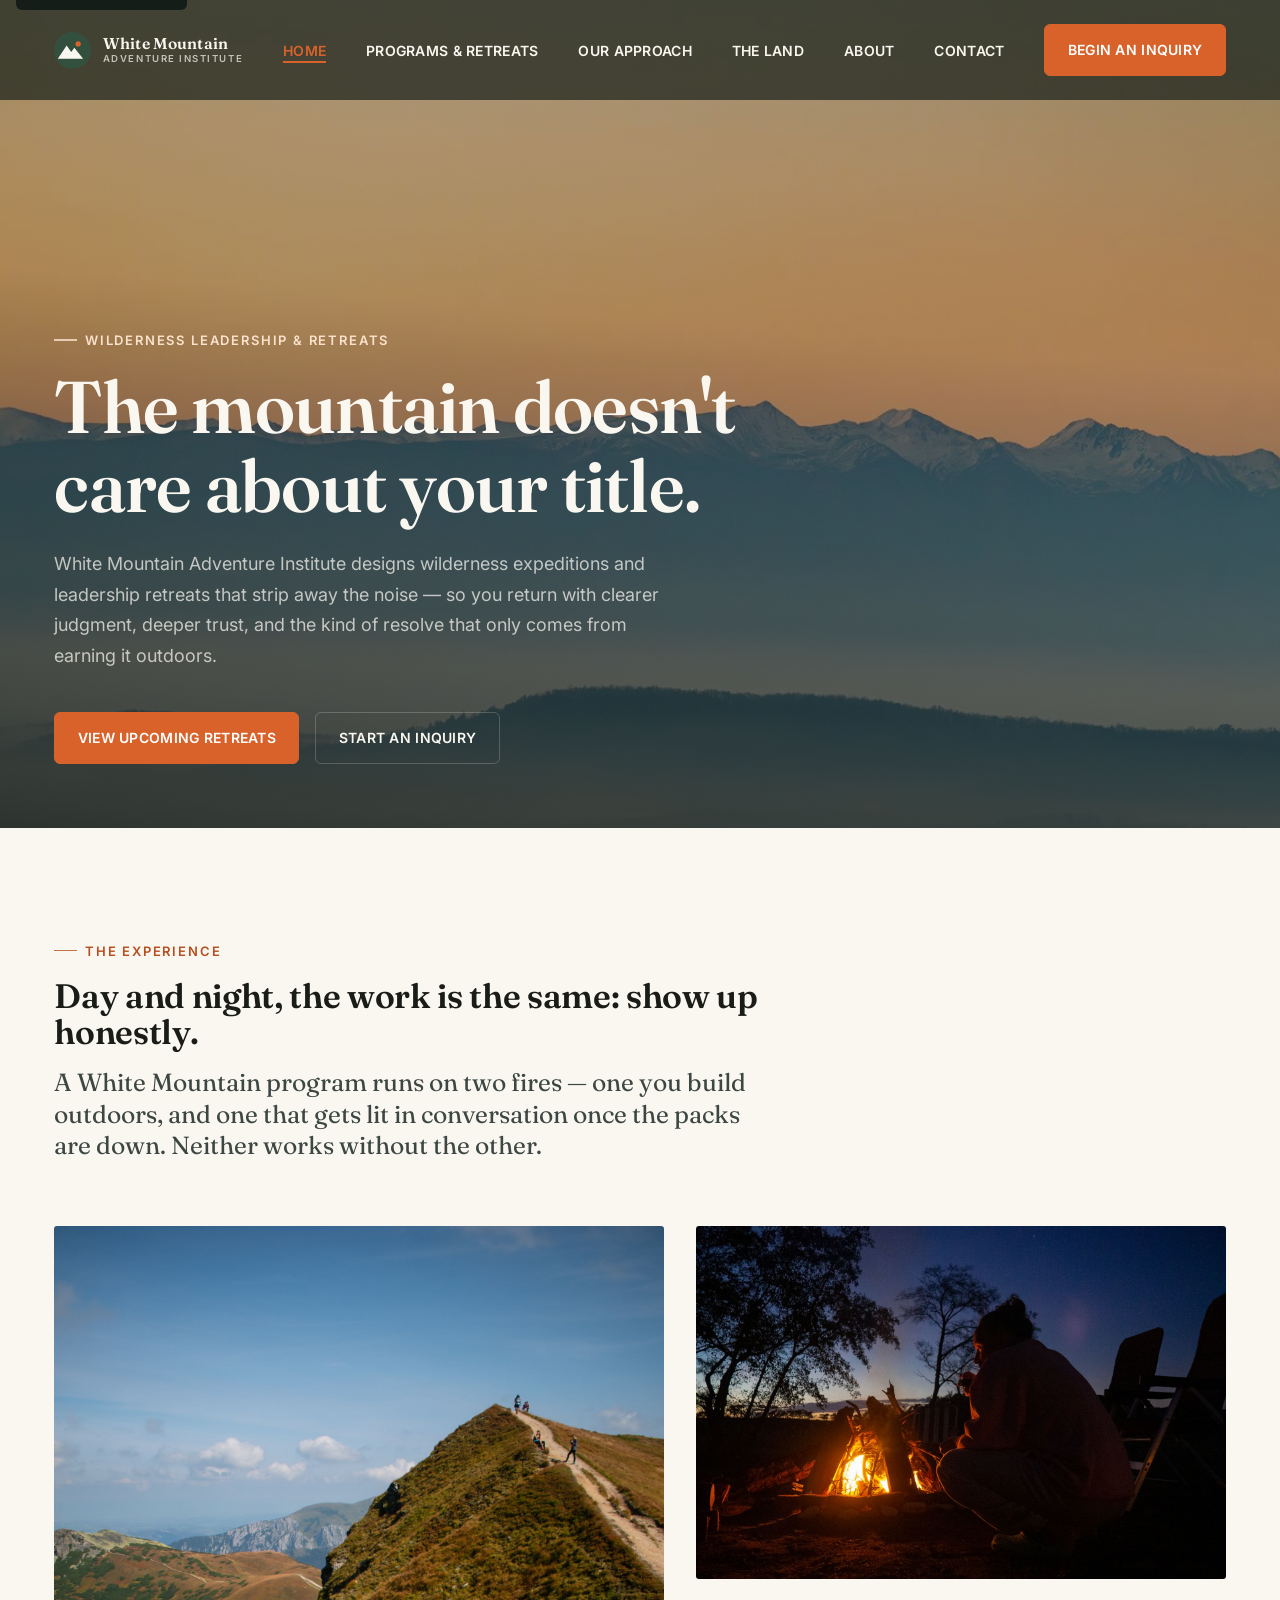
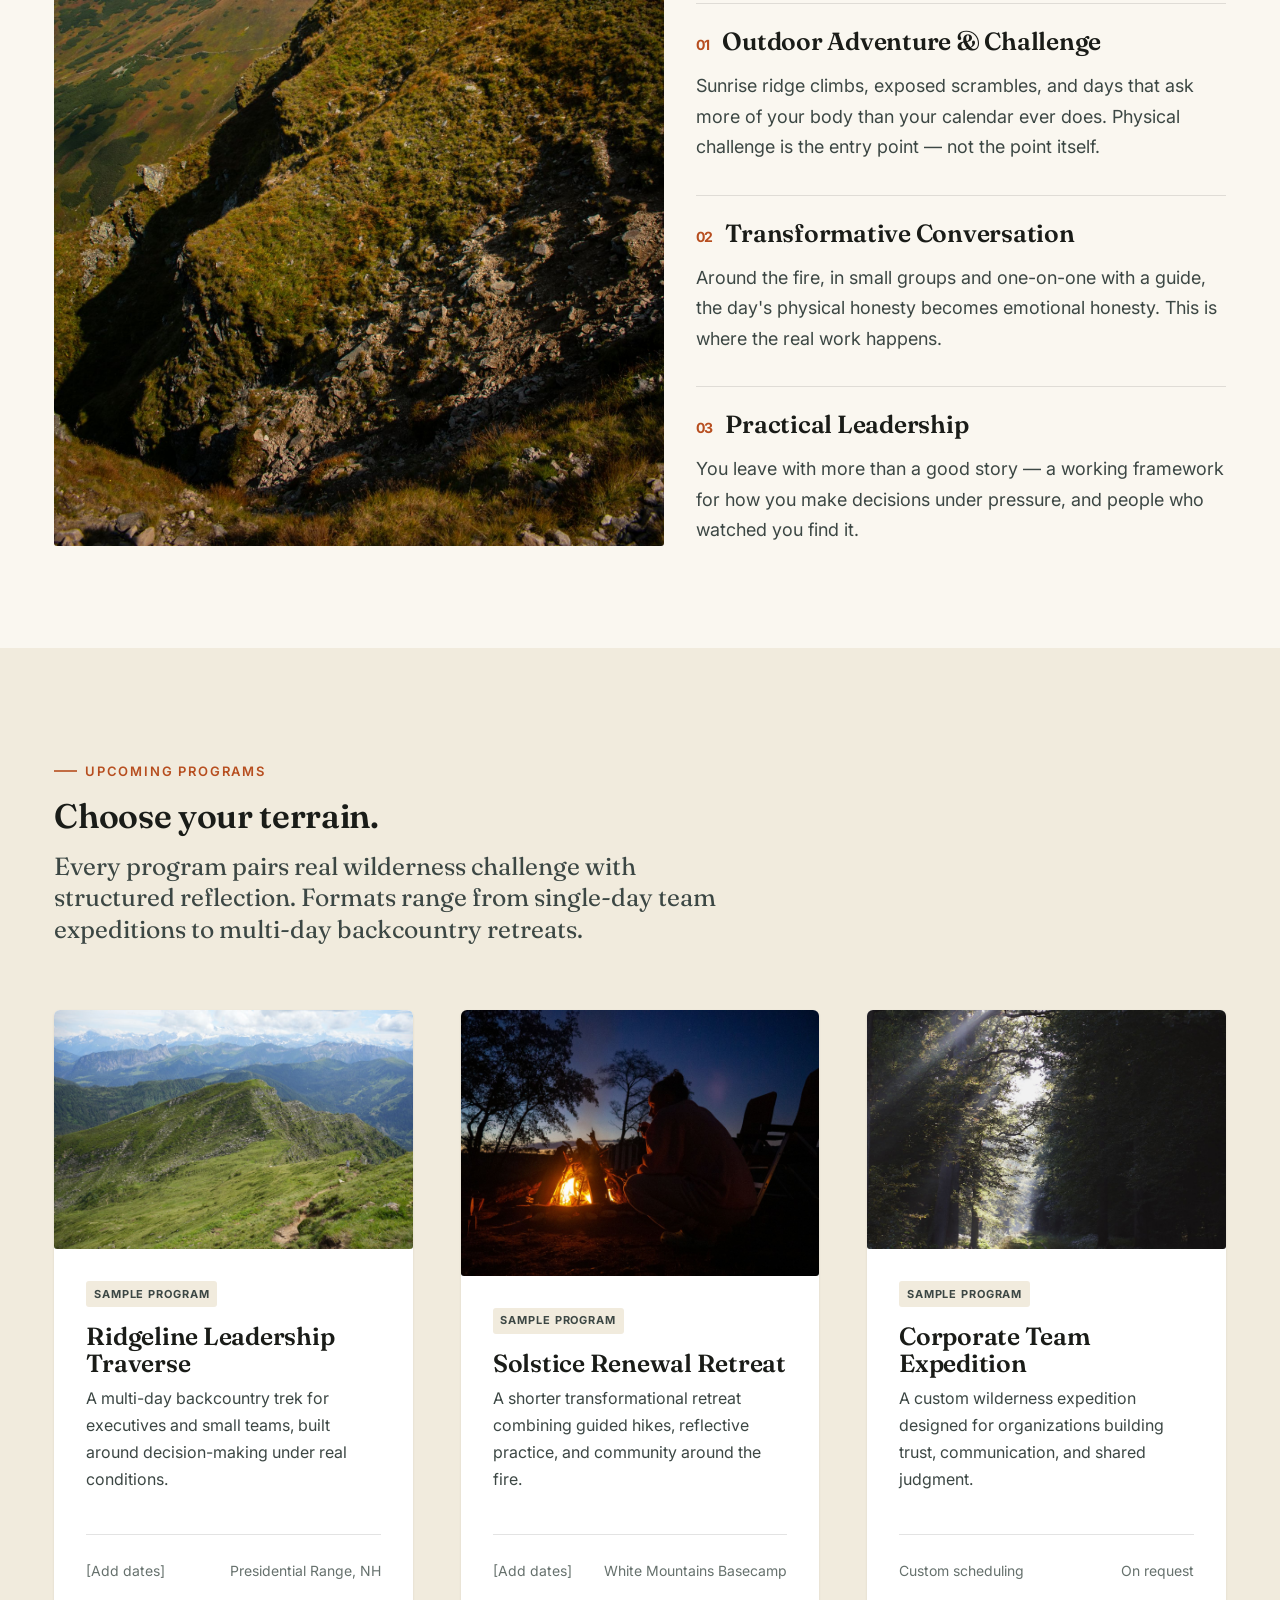
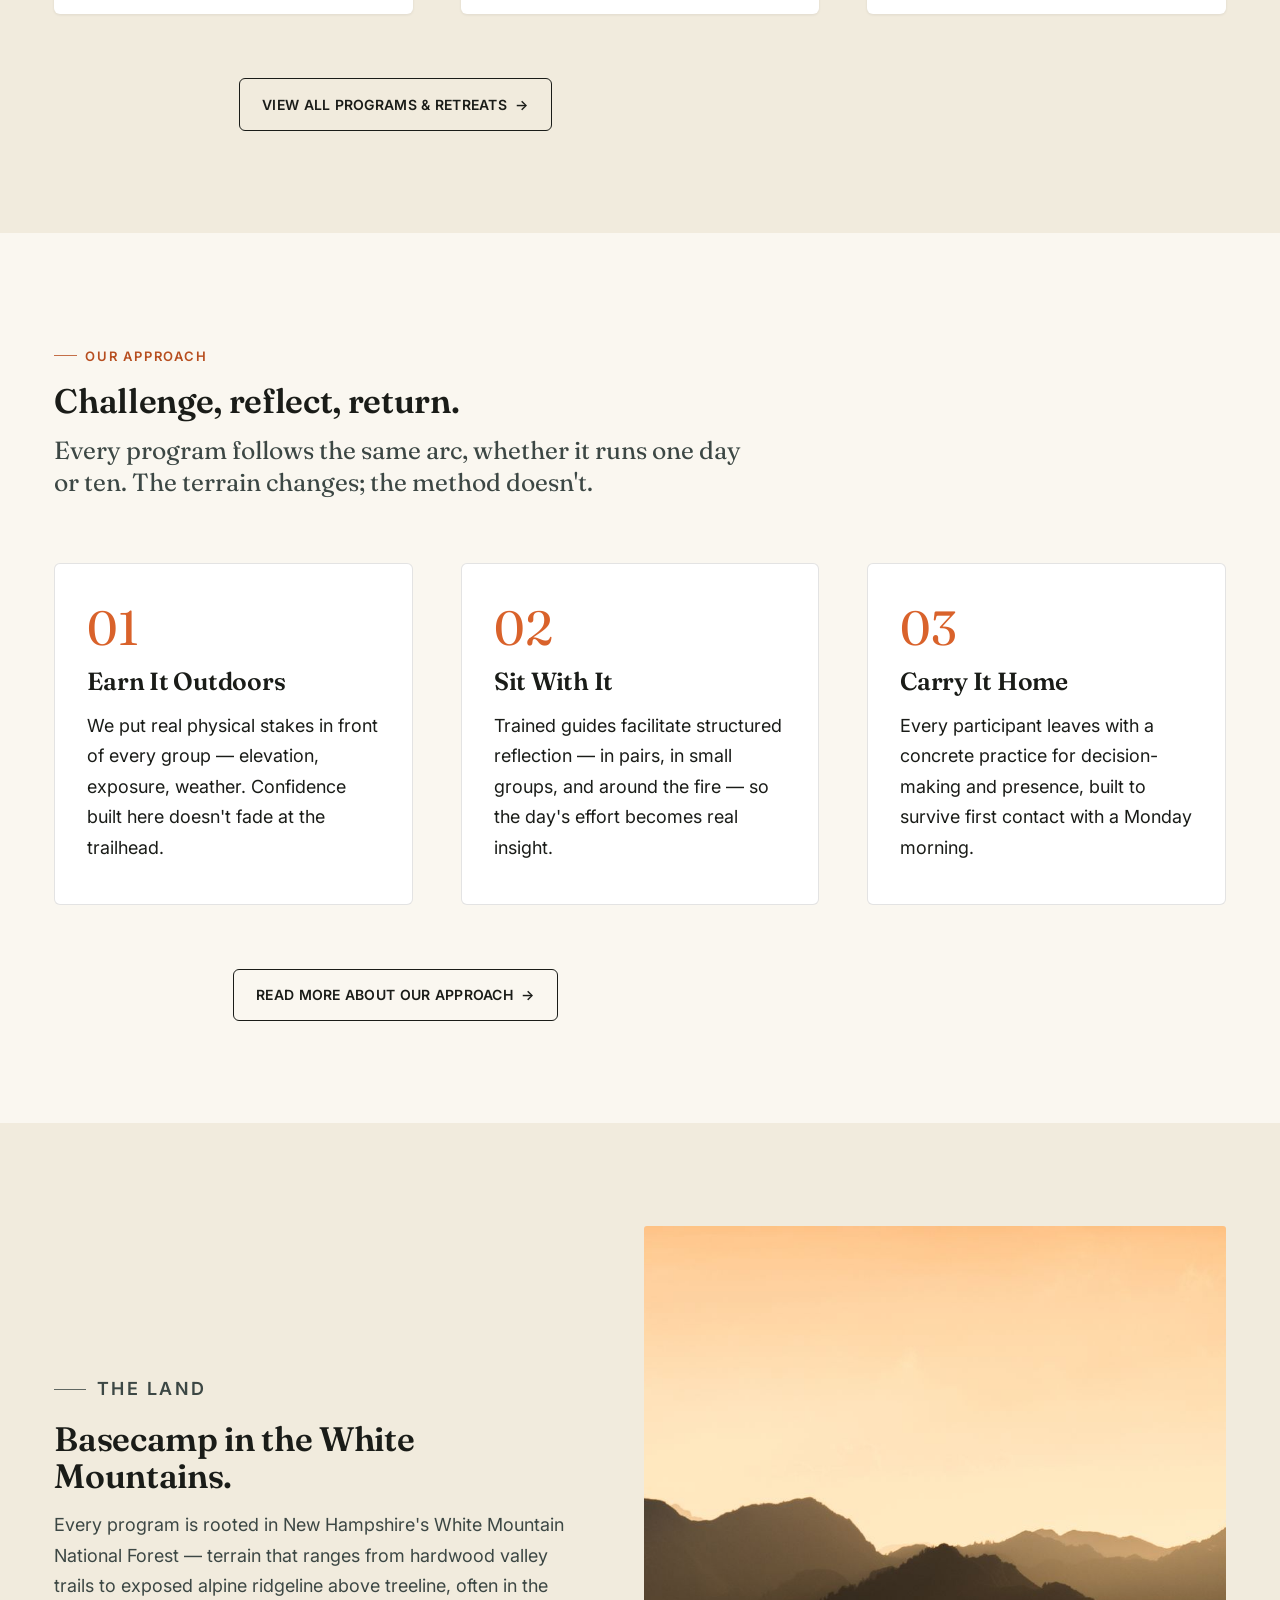
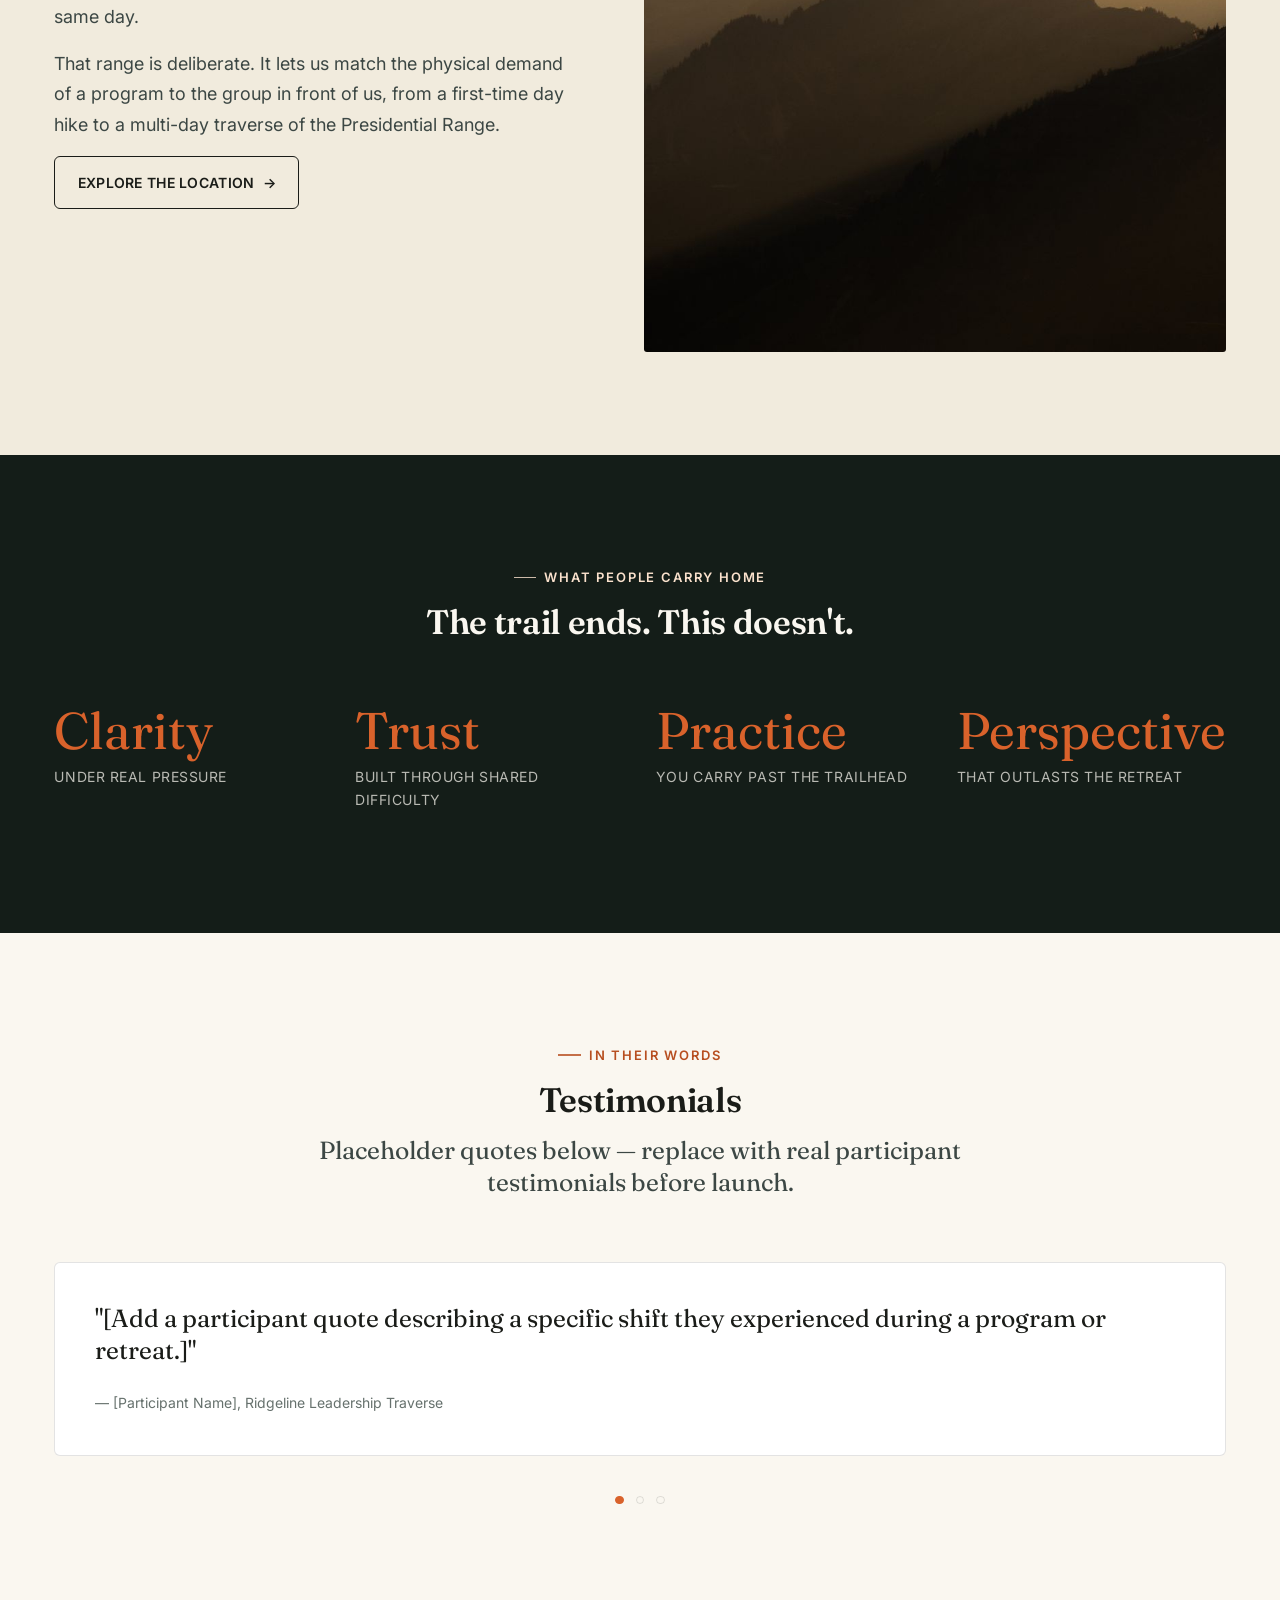
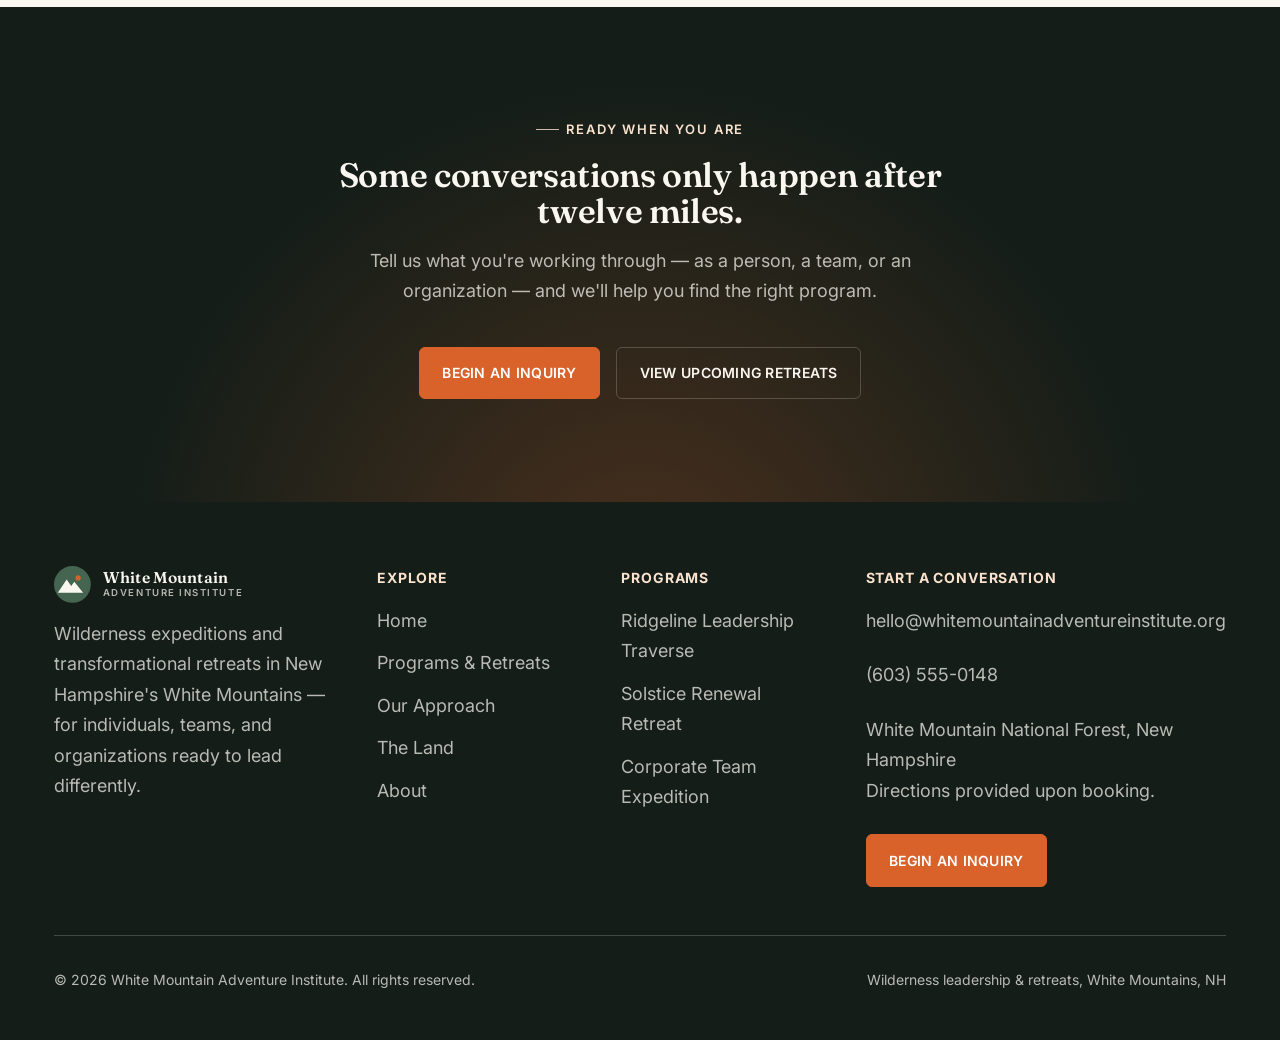
<file: index.html>
<!DOCTYPE html>
<html lang="en">
<head>
  <meta charset="UTF-8" />
  <meta name="viewport" content="width=device-width, initial-scale=1.0" />
  <title>White Mountain Adventure Institute | Wilderness Leadership &amp; Retreats</title>
  <meta name="description" content="White Mountain Adventure Institute leads wilderness expeditions and transformational retreats in New Hampshire's White Mountains — for individuals, teams, and organizations ready to lead differently." />
  <link rel="icon" href="assets/images/favicon.svg" type="image/svg+xml" />
  <link rel="preconnect" href="https://fonts.googleapis.com" />
  <link rel="preconnect" href="https://fonts.gstatic.com" crossorigin />
  <link href="https://fonts.googleapis.com/css2?family=Fraunces:ital,opsz,wght@0,9..144,300..700;1,9..144,400..600&family=Inter:wght@400;500;600;700;800&display=swap" rel="stylesheet" />
  <link rel="stylesheet" href="assets/css/brand.css" />
</head>
<body>
  <a class="skip-link" href="#main">Skip to content</a>

  <header class="site-header">
    <div class="container">
      <a class="brand-mark" href="index.html">
        <svg viewBox="0 0 48 48" aria-hidden="true">
          <circle cx="24" cy="24" r="24" fill="var(--alpine-600)" />
          <circle cx="31.5" cy="15.5" r="3.4" fill="var(--sunrise-500)" />
          <path d="M5 35L16.5 17.5l6 8.5 4-5.5L38 35H5z" fill="var(--cream-50)" />
        </svg>
        <span class="brand-wordmark">White Mountain<small>Adventure Institute</small></span>
      </a>

      <nav aria-label="Primary">
        <ul class="nav-primary">
          <li><a href="index.html" aria-current="page">Home</a></li>
          <li><a href="programs.html">Programs &amp; Retreats</a></li>
          <li><a href="approach.html">Our Approach</a></li>
          <li><a href="location.html">The Land</a></li>
          <li><a href="about.html">About</a></li>
          <li><a href="contact.html">Contact</a></li>
        </ul>
      </nav>

      <div class="nav-actions">
        <a class="btn btn-primary nav-cta" href="contact.html">Begin an Inquiry</a>
        <button class="nav-toggle" aria-expanded="false" aria-controls="mobile-menu" aria-label="Open menu">
          <span></span><span></span><span></span>
        </button>
      </div>
    </div>
  </header>

  <div class="mobile-sheet" id="mobile-menu">
    <ul>
      <li><a href="index.html" aria-current="page">Home</a></li>
      <li><a href="programs.html">Programs &amp; Retreats</a></li>
      <li><a href="approach.html">Our Approach</a></li>
      <li><a href="location.html">The Land</a></li>
      <li><a href="about.html">About</a></li>
      <li><a href="contact.html">Contact</a></li>
    </ul>
    <a class="btn btn-primary" href="contact.html">Begin an Inquiry</a>
  </div>

  <main id="main">
    <!-- Hero -->
    <section class="hero">
      <img class="hero-media" src="assets/images/photos/hero-sunrise-ridge.jpg" alt="Sunrise light breaking over a misty mountain ridgeline" />
      <div class="hero-scrim" aria-hidden="true"></div>
      <div class="container">
        <div class="hero-content">
          <p class="eyebrow">Wilderness Leadership &amp; Retreats</p>
          <h1>The mountain doesn't care about your title.</h1>
          <p class="hero-lede">White Mountain Adventure Institute designs wilderness expeditions and leadership retreats that strip away the noise — so you return with clearer judgment, deeper trust, and the kind of resolve that only comes from earning it outdoors.</p>
          <div class="hero-actions">
            <a class="btn btn-primary" href="programs.html">View Upcoming Retreats</a>
            <a class="btn btn-secondary" href="contact.html">Start an Inquiry</a>
          </div>
        </div>
      </div>
    </section>

    <!-- Editorial composition: hiking + campfire + benefit statements -->
    <section class="section" data-reveal>
      <div class="container">
        <div class="section-head">
          <p class="eyebrow">The Experience</p>
          <h2>Day and night, the work is the same: show up honestly.</h2>
          <p class="lede">A White Mountain program runs on two fires — one you build outdoors, and one that gets lit in conversation once the packs are down. Neither works without the other.</p>
        </div>

        <div class="editorial-grid">
          <div class="eg-photo-main">
            <img class="photo ar-4-5" src="assets/images/photos/trail-ridge-hikers.jpg" alt="Hikers following a trail along an exposed mountain ridge" />
          </div>
          <div class="eg-photo-secondary">
            <img class="photo ar-3-2" src="assets/images/photos/campfire-silhouette.jpg" alt="A hiker silhouetted beside a campfire at dusk" />
          </div>
          <div class="eg-copy">
            <ol class="statement-list">
              <li>
                <h3><span class="statement-index">01</span> Outdoor Adventure &amp; Challenge</h3>
                <p>Sunrise ridge climbs, exposed scrambles, and days that ask more of your body than your calendar ever does. Physical challenge is the entry point — not the point itself.</p>
              </li>
              <li>
                <h3><span class="statement-index">02</span> Transformative Conversation</h3>
                <p>Around the fire, in small groups and one-on-one with a guide, the day's physical honesty becomes emotional honesty. This is where the real work happens.</p>
              </li>
              <li>
                <h3><span class="statement-index">03</span> Practical Leadership</h3>
                <p>You leave with more than a good story — a working framework for how you make decisions under pressure, and people who watched you find it.</p>
              </li>
            </ol>
          </div>
        </div>
      </div>
    </section>

    <!-- Upcoming programs -->
    <section class="section section--alt" id="upcoming" data-reveal>
      <div class="container">
        <div class="section-head">
          <p class="eyebrow">Upcoming Programs</p>
          <h2>Choose your terrain.</h2>
          <p class="lede">Every program pairs real wilderness challenge with structured reflection. Formats range from single-day team expeditions to multi-day backcountry retreats.</p>
        </div>

        <div class="grid grid-3">
          <article class="card-program">
            <img class="photo ar-3-2" src="assets/images/photos/trail-aerial-green-ridge.jpg" alt="Aerial view of a green alpine ridge trail" />
            <div class="card-program-body">
              <span class="card-tag">Sample Program</span>
              <h3>Ridgeline Leadership Traverse</h3>
              <p>A multi-day backcountry trek for executives and small teams, built around decision-making under real conditions.</p>
              <div class="card-meta">
                <span>[Add dates]</span>
                <span>Presidential Range, NH</span>
              </div>
            </div>
          </article>

          <article class="card-program">
            <img class="photo ar-3-2" src="assets/images/photos/campfire-silhouette.jpg" alt="Campfire glowing at a wilderness basecamp in the evening" />
            <div class="card-program-body">
              <span class="card-tag">Sample Program</span>
              <h3>Solstice Renewal Retreat</h3>
              <p>A shorter transformational retreat combining guided hikes, reflective practice, and community around the fire.</p>
              <div class="card-meta">
                <span>[Add dates]</span>
                <span>White Mountains Basecamp</span>
              </div>
            </div>
          </article>

          <article class="card-program">
            <img class="photo ar-3-2" src="assets/images/photos/forest-sunbeam-path.jpg" alt="Sunlit forest path used for team expeditions" />
            <div class="card-program-body">
              <span class="card-tag">Sample Program</span>
              <h3>Corporate Team Expedition</h3>
              <p>A custom wilderness expedition designed for organizations building trust, communication, and shared judgment.</p>
              <div class="card-meta">
                <span>Custom scheduling</span>
                <span>On request</span>
              </div>
            </div>
          </article>
        </div>

        <p class="text-center" style="margin-top: var(--space-9);">
          <a class="btn btn-secondary" href="programs.html">View All Programs &amp; Retreats <span class="btn-arrow" aria-hidden="true">→</span></a>
        </p>
      </div>
    </section>

    <!-- Our approach -->
    <section class="section" data-reveal>
      <div class="container">
        <div class="section-head">
          <p class="eyebrow">Our Approach</p>
          <h2>Challenge, reflect, return.</h2>
          <p class="lede">Every program follows the same arc, whether it runs one day or ten. The terrain changes; the method doesn't.</p>
        </div>

        <div class="grid grid-3">
          <div class="pillar-card">
            <p class="pillar-number">01</p>
            <h3>Earn It Outdoors</h3>
            <p>We put real physical stakes in front of every group — elevation, exposure, weather. Confidence built here doesn't fade at the trailhead.</p>
          </div>
          <div class="pillar-card">
            <p class="pillar-number">02</p>
            <h3>Sit With It</h3>
            <p>Trained guides facilitate structured reflection — in pairs, in small groups, and around the fire — so the day's effort becomes real insight.</p>
          </div>
          <div class="pillar-card">
            <p class="pillar-number">03</p>
            <h3>Carry It Home</h3>
            <p>Every participant leaves with a concrete practice for decision-making and presence, built to survive first contact with a Monday morning.</p>
          </div>
        </div>

        <p class="text-center" style="margin-top: var(--space-9);">
          <a class="btn btn-secondary" href="approach.html">Read More About Our Approach <span class="btn-arrow" aria-hidden="true">→</span></a>
        </p>
      </div>
    </section>

    <!-- The Land -->
    <section class="section section--alt" data-reveal>
      <div class="container">
        <div class="split split--reverse">
          <div class="split-media">
            <img class="photo ar-4-5" src="assets/images/photos/land-golden-hour-silhouettes.jpg" alt="Layered mountain ridges at golden hour" />
          </div>
          <div class="split-copy">
            <p class="eyebrow">The Land</p>
            <h2>Basecamp in the White Mountains.</h2>
            <p>Every program is rooted in New Hampshire's White Mountain National Forest — terrain that ranges from hardwood valley trails to exposed alpine ridgeline above treeline, often in the same day.</p>
            <p>That range is deliberate. It lets us match the physical demand of a program to the group in front of us, from a first-time day hike to a multi-day traverse of the Presidential Range.</p>
            <p><a class="btn btn-secondary" href="location.html">Explore the Location <span class="btn-arrow" aria-hidden="true">→</span></a></p>
          </div>
        </div>
      </div>
    </section>

    <!-- Outcomes -->
    <section class="section section--dark" data-reveal>
      <div class="container">
        <div class="section-head section-head--center">
          <p class="eyebrow">What People Carry Home</p>
          <h2>The trail ends. This doesn't.</h2>
        </div>
        <dl class="stat-row">
          <div>
            <dt>Clarity</dt>
            <dd>Under real pressure</dd>
          </div>
          <div>
            <dt>Trust</dt>
            <dd>Built through shared difficulty</dd>
          </div>
          <div>
            <dt>Practice</dt>
            <dd>You carry past the trailhead</dd>
          </div>
          <div>
            <dt>Perspective</dt>
            <dd>That outlasts the retreat</dd>
          </div>
        </dl>
      </div>
    </section>

    <!-- Testimonials -->
    <section class="section" data-reveal>
      <div class="container">
        <div class="section-head section-head--center">
          <p class="eyebrow">In Their Words</p>
          <h2>Testimonials</h2>
          <p class="lede">Placeholder quotes below — replace with real participant testimonials before launch.</p>
        </div>

        <div data-testimonial-carousel>
          <div class="carousel-track">
            <div class="testimonial-card" data-slide>
              <blockquote>"[Add a participant quote describing a specific shift they experienced during a program or retreat.]"</blockquote>
              <p class="testimonial-attribution">— [Participant Name], Ridgeline Leadership Traverse</p>
            </div>
            <div class="testimonial-card" data-slide>
              <blockquote>"[Add a second participant quote — ideally naming a concrete before/after moment.]"</blockquote>
              <p class="testimonial-attribution">— [Participant Name], Solstice Renewal Retreat</p>
            </div>
            <div class="testimonial-card" data-slide>
              <blockquote>"[Add a third quote, perhaps from a corporate or team-program sponsor.]"</blockquote>
              <p class="testimonial-attribution">— [Name, Title], Corporate Team Expedition</p>
            </div>
          </div>
          <div class="carousel-dots" data-dots></div>
        </div>
      </div>
    </section>

    <!-- Final CTA -->
    <section class="cta-band section">
      <div class="container text-center">
        <p class="eyebrow">Ready When You Are</p>
        <h2>Some conversations only happen after twelve miles.</h2>
        <p>Tell us what you're working through — as a person, a team, or an organization — and we'll help you find the right program.</p>
        <div class="hero-actions">
          <a class="btn btn-primary" href="contact.html">Begin an Inquiry</a>
          <a class="btn btn-secondary" href="programs.html">View Upcoming Retreats</a>
        </div>
      </div>
    </section>
  </main>

  <footer class="site-footer">
    <div class="container">
      <div class="footer-grid">
        <div class="footer-brand">
          <a class="brand-mark" href="index.html">
            <svg viewBox="0 0 48 48" aria-hidden="true">
              <circle cx="24" cy="24" r="24" fill="var(--alpine-500)" />
              <circle cx="31.5" cy="15.5" r="3.4" fill="var(--sunrise-500)" />
              <path d="M5 35L16.5 17.5l6 8.5 4-5.5L38 35H5z" fill="var(--cream-50)" />
            </svg>
            <span class="brand-wordmark">White Mountain<small>Adventure Institute</small></span>
          </a>
          <p>Wilderness expeditions and transformational retreats in New Hampshire's White Mountains — for individuals, teams, and organizations ready to lead differently.</p>
        </div>

        <div>
          <p class="footer-heading">Explore</p>
          <ul class="footer-links">
            <li><a href="index.html">Home</a></li>
            <li><a href="programs.html">Programs &amp; Retreats</a></li>
            <li><a href="approach.html">Our Approach</a></li>
            <li><a href="location.html">The Land</a></li>
            <li><a href="about.html">About</a></li>
          </ul>
        </div>

        <div>
          <p class="footer-heading">Programs</p>
          <ul class="footer-links">
            <li><a href="programs.html#ridgeline-traverse">Ridgeline Leadership Traverse</a></li>
            <li><a href="programs.html#solstice-retreat">Solstice Renewal Retreat</a></li>
            <li><a href="programs.html#corporate-expedition">Corporate Team Expedition</a></li>
          </ul>
        </div>

        <div>
          <p class="footer-heading">Start a Conversation</p>
          <ul class="footer-links footer-contact">
            <li><a href="mailto:hello@whitemountainadventureinstitute.org">hello@whitemountainadventureinstitute.org</a></li>
            <li><a href="tel:+16035550148">(603) 555-0148</a></li>
            <li>White Mountain National Forest, New Hampshire<br />Directions provided upon booking.</li>
          </ul>
          <a class="btn btn-primary" href="contact.html" style="margin-top: var(--space-4);">Begin an Inquiry</a>
        </div>
      </div>

      <div class="footer-bottom">
        <p>&copy; <span data-current-year>2026</span> White Mountain Adventure Institute. All rights reserved.</p>
        <p>Wilderness leadership &amp; retreats, White Mountains, NH</p>
      </div>
    </div>
  </footer>

  <script src="assets/js/site.js"></script>
</body>
</html>
</file>
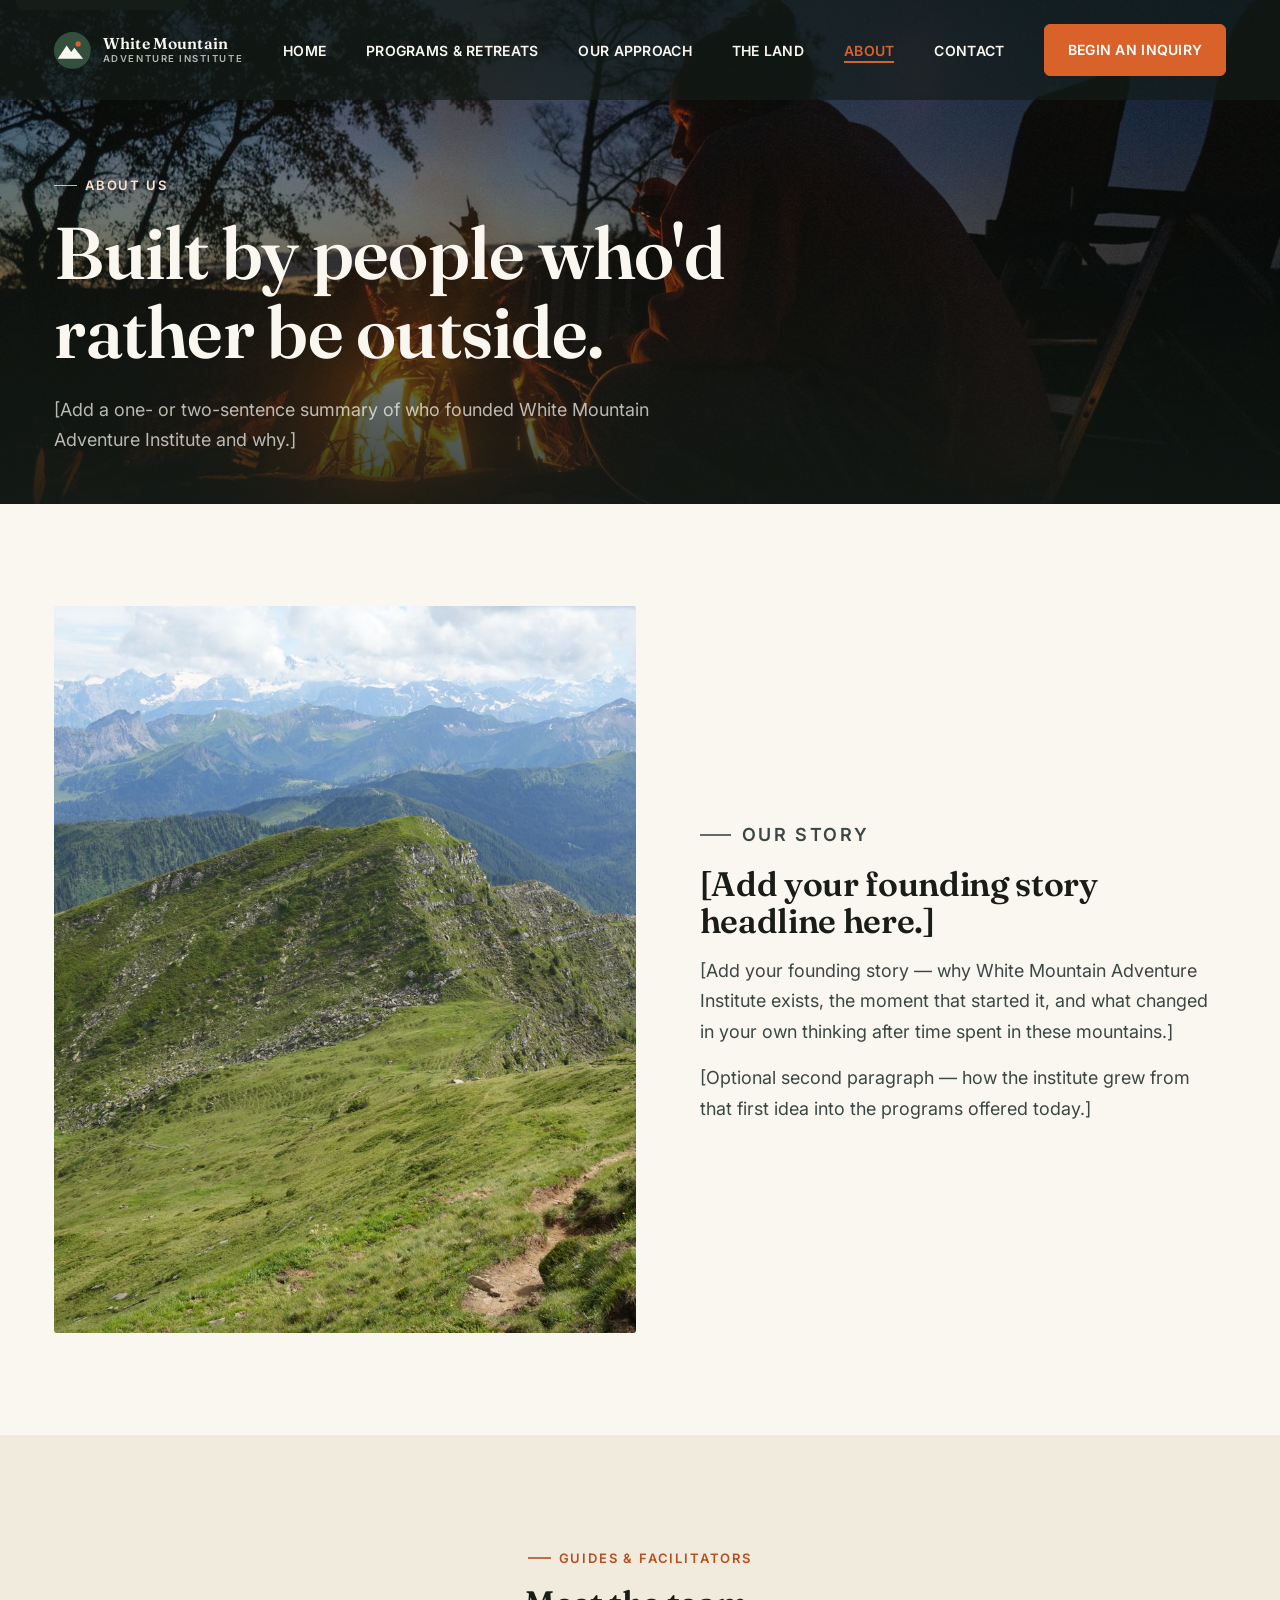
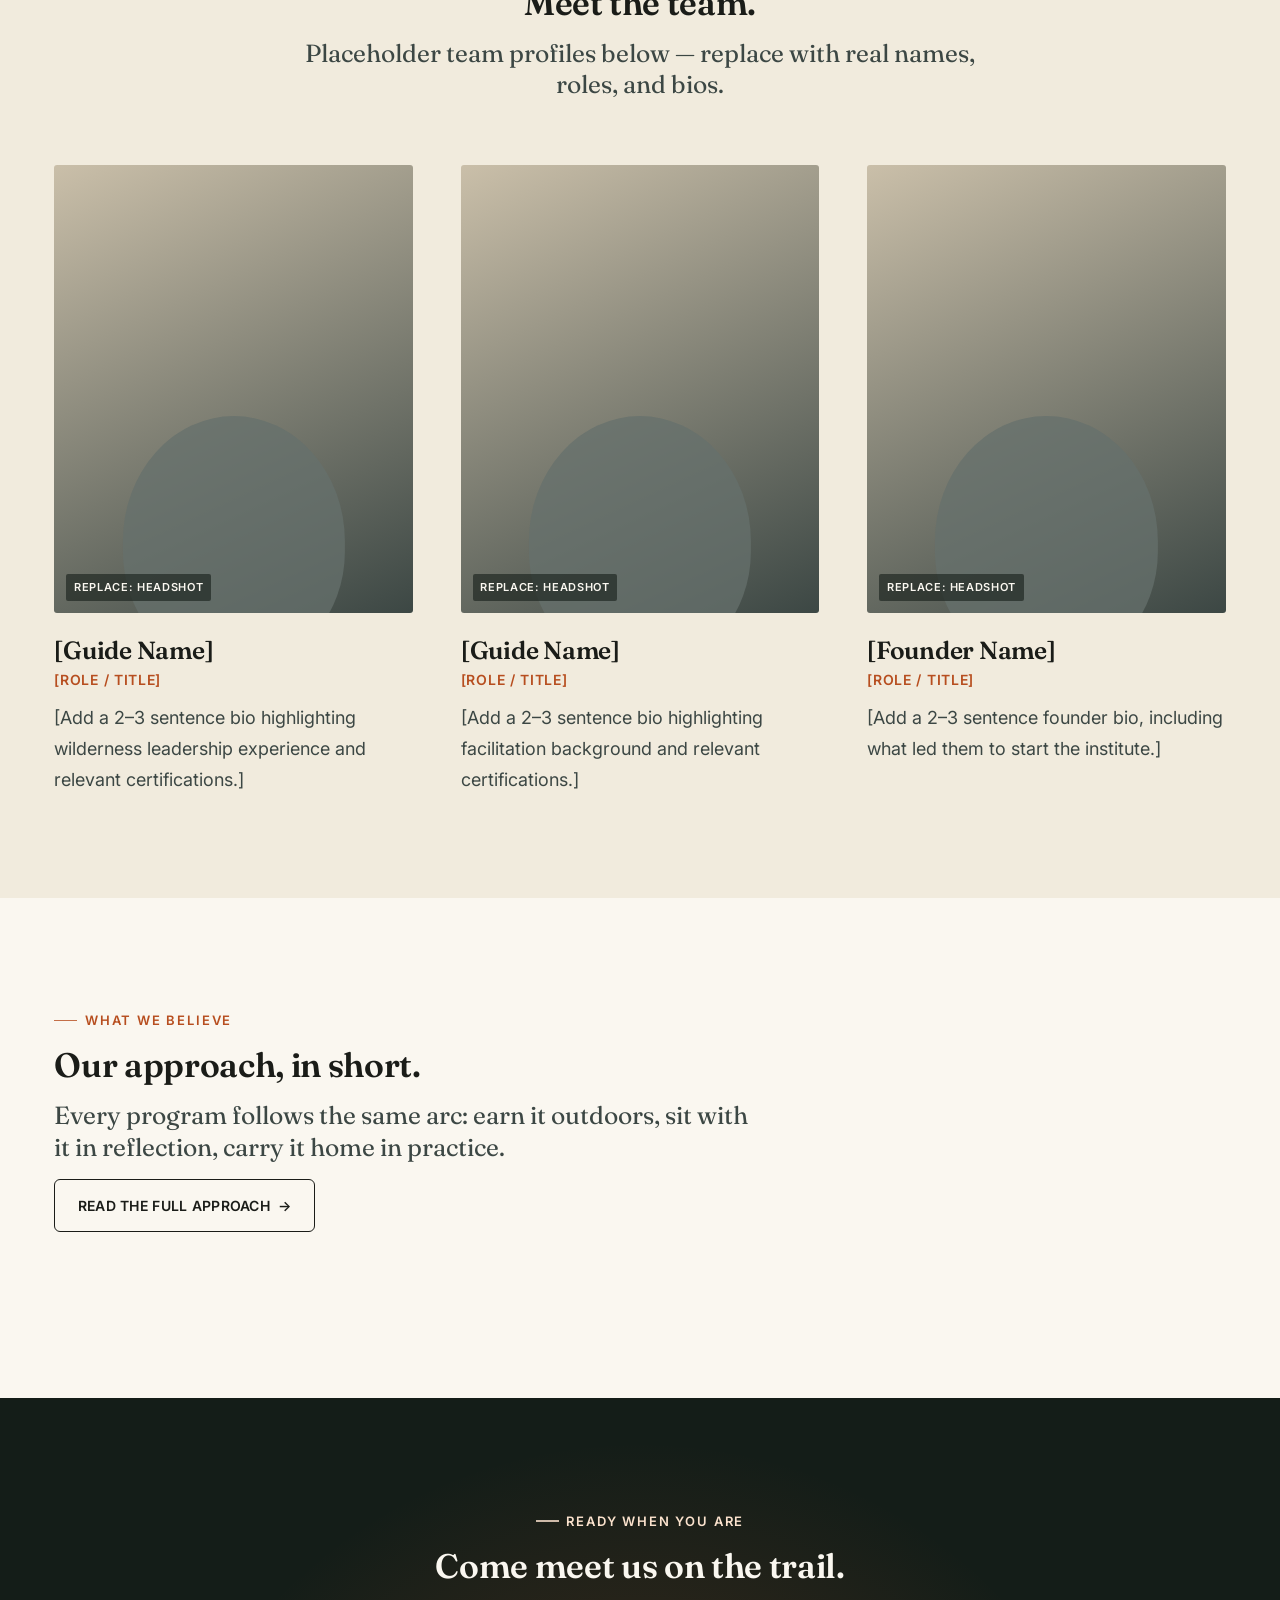
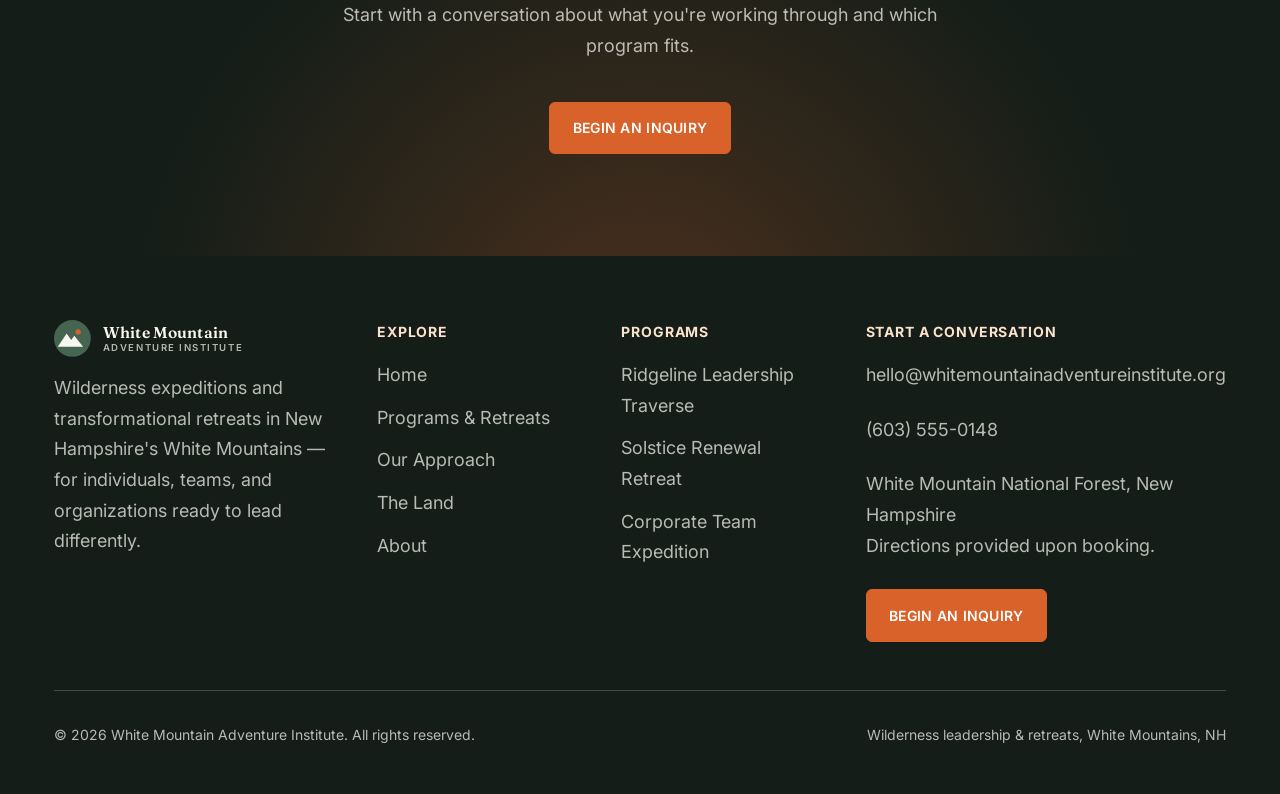
<file: about.html>
<!DOCTYPE html>
<html lang="en">
<head>
  <meta charset="UTF-8" />
  <meta name="viewport" content="width=device-width, initial-scale=1.0" />
  <title>About | White Mountain Adventure Institute</title>
  <meta name="description" content="The story, mission, and guides behind White Mountain Adventure Institute's wilderness leadership programs." />
  <link rel="icon" href="assets/images/favicon.svg" type="image/svg+xml" />
  <link rel="preconnect" href="https://fonts.googleapis.com" />
  <link rel="preconnect" href="https://fonts.gstatic.com" crossorigin />
  <link href="https://fonts.googleapis.com/css2?family=Fraunces:ital,opsz,wght@0,9..144,300..700;1,9..144,400..600&family=Inter:wght@400;500;600;700;800&display=swap" rel="stylesheet" />
  <link rel="stylesheet" href="assets/css/brand.css" />
</head>
<body>
  <a class="skip-link" href="#main">Skip to content</a>

  <header class="site-header">
    <div class="container">
      <a class="brand-mark" href="index.html">
        <svg viewBox="0 0 48 48" aria-hidden="true">
          <circle cx="24" cy="24" r="24" fill="var(--alpine-600)" />
          <circle cx="31.5" cy="15.5" r="3.4" fill="var(--sunrise-500)" />
          <path d="M5 35L16.5 17.5l6 8.5 4-5.5L38 35H5z" fill="var(--cream-50)" />
        </svg>
        <span class="brand-wordmark">White Mountain<small>Adventure Institute</small></span>
      </a>

      <nav aria-label="Primary">
        <ul class="nav-primary">
          <li><a href="index.html">Home</a></li>
          <li><a href="programs.html">Programs &amp; Retreats</a></li>
          <li><a href="approach.html">Our Approach</a></li>
          <li><a href="location.html">The Land</a></li>
          <li><a href="about.html" aria-current="page">About</a></li>
          <li><a href="contact.html">Contact</a></li>
        </ul>
      </nav>

      <div class="nav-actions">
        <a class="btn btn-primary nav-cta" href="contact.html">Begin an Inquiry</a>
        <button class="nav-toggle" aria-expanded="false" aria-controls="mobile-menu" aria-label="Open menu">
          <span></span><span></span><span></span>
        </button>
      </div>
    </div>
  </header>

  <div class="mobile-sheet" id="mobile-menu">
    <ul>
      <li><a href="index.html">Home</a></li>
      <li><a href="programs.html">Programs &amp; Retreats</a></li>
      <li><a href="approach.html">Our Approach</a></li>
      <li><a href="location.html">The Land</a></li>
      <li><a href="about.html" aria-current="page">About</a></li>
      <li><a href="contact.html">Contact</a></li>
    </ul>
    <a class="btn btn-primary" href="contact.html">Begin an Inquiry</a>
  </div>

  <main id="main">
    <section class="hero page-hero">
      <img class="hero-media" src="assets/images/photos/campfire-silhouette.jpg" alt="A hiker silhouetted beside a campfire at dusk" />
      <div class="hero-scrim" aria-hidden="true"></div>
      <div class="container">
        <div class="hero-content">
          <p class="eyebrow">About Us</p>
          <h1>Built by people who'd rather be outside.</h1>
          <p class="hero-lede">[Add a one- or two-sentence summary of who founded White Mountain Adventure Institute and why.]</p>
        </div>
      </div>
    </section>

    <section class="section" data-reveal>
      <div class="container">
        <div class="split">
          <div class="split-media">
            <img class="photo ar-4-5" src="assets/images/photos/trail-aerial-green-ridge.jpg" alt="Aerial view of a green alpine ridge trail" />
          </div>
          <div class="split-copy">
            <p class="eyebrow">Our Story</p>
            <h2>[Add your founding story headline here.]</h2>
            <p>[Add your founding story — why White Mountain Adventure Institute exists, the moment that started it, and what changed in your own thinking after time spent in these mountains.]</p>
            <p>[Optional second paragraph — how the institute grew from that first idea into the programs offered today.]</p>
          </div>
        </div>
      </div>
    </section>

    <section class="section section--alt" data-reveal>
      <div class="container">
        <div class="section-head section-head--center">
          <p class="eyebrow">Guides &amp; Facilitators</p>
          <h2>Meet the team.</h2>
          <p class="lede">Placeholder team profiles below — replace with real names, roles, and bios.</p>
        </div>
        <div class="grid grid-3">
          <div class="team-card">
            <div class="placeholder-photo ph--portrait ar-4-5" role="img" aria-label="Portrait placeholder for a lead guide">
              <span class="ph-label" aria-hidden="true">Replace: headshot</span>
            </div>
            <h3 style="margin-top: var(--space-5);">[Guide Name]</h3>
            <span class="team-role">[Role / Title]</span>
            <p>[Add a 2&ndash;3 sentence bio highlighting wilderness leadership experience and relevant certifications.]</p>
          </div>
          <div class="team-card">
            <div class="placeholder-photo ph--portrait ar-4-5" role="img" aria-label="Portrait placeholder for a facilitator">
              <span class="ph-label" aria-hidden="true">Replace: headshot</span>
            </div>
            <h3 style="margin-top: var(--space-5);">[Guide Name]</h3>
            <span class="team-role">[Role / Title]</span>
            <p>[Add a 2&ndash;3 sentence bio highlighting facilitation background and relevant certifications.]</p>
          </div>
          <div class="team-card">
            <div class="placeholder-photo ph--portrait ar-4-5" role="img" aria-label="Portrait placeholder for a founder">
              <span class="ph-label" aria-hidden="true">Replace: headshot</span>
            </div>
            <h3 style="margin-top: var(--space-5);">[Founder Name]</h3>
            <span class="team-role">[Role / Title]</span>
            <p>[Add a 2&ndash;3 sentence founder bio, including what led them to start the institute.]</p>
          </div>
        </div>
      </div>
    </section>

    <section class="section" data-reveal>
      <div class="container">
        <div class="section-head">
          <p class="eyebrow">What We Believe</p>
          <h2>Our approach, in short.</h2>
          <p class="lede">Every program follows the same arc: earn it outdoors, sit with it in reflection, carry it home in practice.</p>
          <p><a class="btn btn-secondary" href="approach.html">Read the Full Approach <span class="btn-arrow" aria-hidden="true">→</span></a></p>
        </div>
      </div>
    </section>

    <section class="cta-band section">
      <div class="container text-center">
        <p class="eyebrow">Ready When You Are</p>
        <h2>Come meet us on the trail.</h2>
        <p>Start with a conversation about what you're working through and which program fits.</p>
        <div class="hero-actions">
          <a class="btn btn-primary" href="contact.html">Begin an Inquiry</a>
        </div>
      </div>
    </section>
  </main>

  <footer class="site-footer">
    <div class="container">
      <div class="footer-grid">
        <div class="footer-brand">
          <a class="brand-mark" href="index.html">
            <svg viewBox="0 0 48 48" aria-hidden="true">
              <circle cx="24" cy="24" r="24" fill="var(--alpine-500)" />
              <circle cx="31.5" cy="15.5" r="3.4" fill="var(--sunrise-500)" />
              <path d="M5 35L16.5 17.5l6 8.5 4-5.5L38 35H5z" fill="var(--cream-50)" />
            </svg>
            <span class="brand-wordmark">White Mountain<small>Adventure Institute</small></span>
          </a>
          <p>Wilderness expeditions and transformational retreats in New Hampshire's White Mountains — for individuals, teams, and organizations ready to lead differently.</p>
        </div>

        <div>
          <p class="footer-heading">Explore</p>
          <ul class="footer-links">
            <li><a href="index.html">Home</a></li>
            <li><a href="programs.html">Programs &amp; Retreats</a></li>
            <li><a href="approach.html">Our Approach</a></li>
            <li><a href="location.html">The Land</a></li>
            <li><a href="about.html">About</a></li>
          </ul>
        </div>

        <div>
          <p class="footer-heading">Programs</p>
          <ul class="footer-links">
            <li><a href="programs.html#ridgeline-traverse">Ridgeline Leadership Traverse</a></li>
            <li><a href="programs.html#solstice-retreat">Solstice Renewal Retreat</a></li>
            <li><a href="programs.html#corporate-expedition">Corporate Team Expedition</a></li>
          </ul>
        </div>

        <div>
          <p class="footer-heading">Start a Conversation</p>
          <ul class="footer-links footer-contact">
            <li><a href="mailto:hello@whitemountainadventureinstitute.org">hello@whitemountainadventureinstitute.org</a></li>
            <li><a href="tel:+16035550148">(603) 555-0148</a></li>
            <li>White Mountain National Forest, New Hampshire<br />Directions provided upon booking.</li>
          </ul>
          <a class="btn btn-primary" href="contact.html" style="margin-top: var(--space-4);">Begin an Inquiry</a>
        </div>
      </div>

      <div class="footer-bottom">
        <p>&copy; <span data-current-year>2026</span> White Mountain Adventure Institute. All rights reserved.</p>
        <p>Wilderness leadership &amp; retreats, White Mountains, NH</p>
      </div>
    </div>
  </footer>

  <script src="assets/js/site.js"></script>
</body>
</html>
</file>
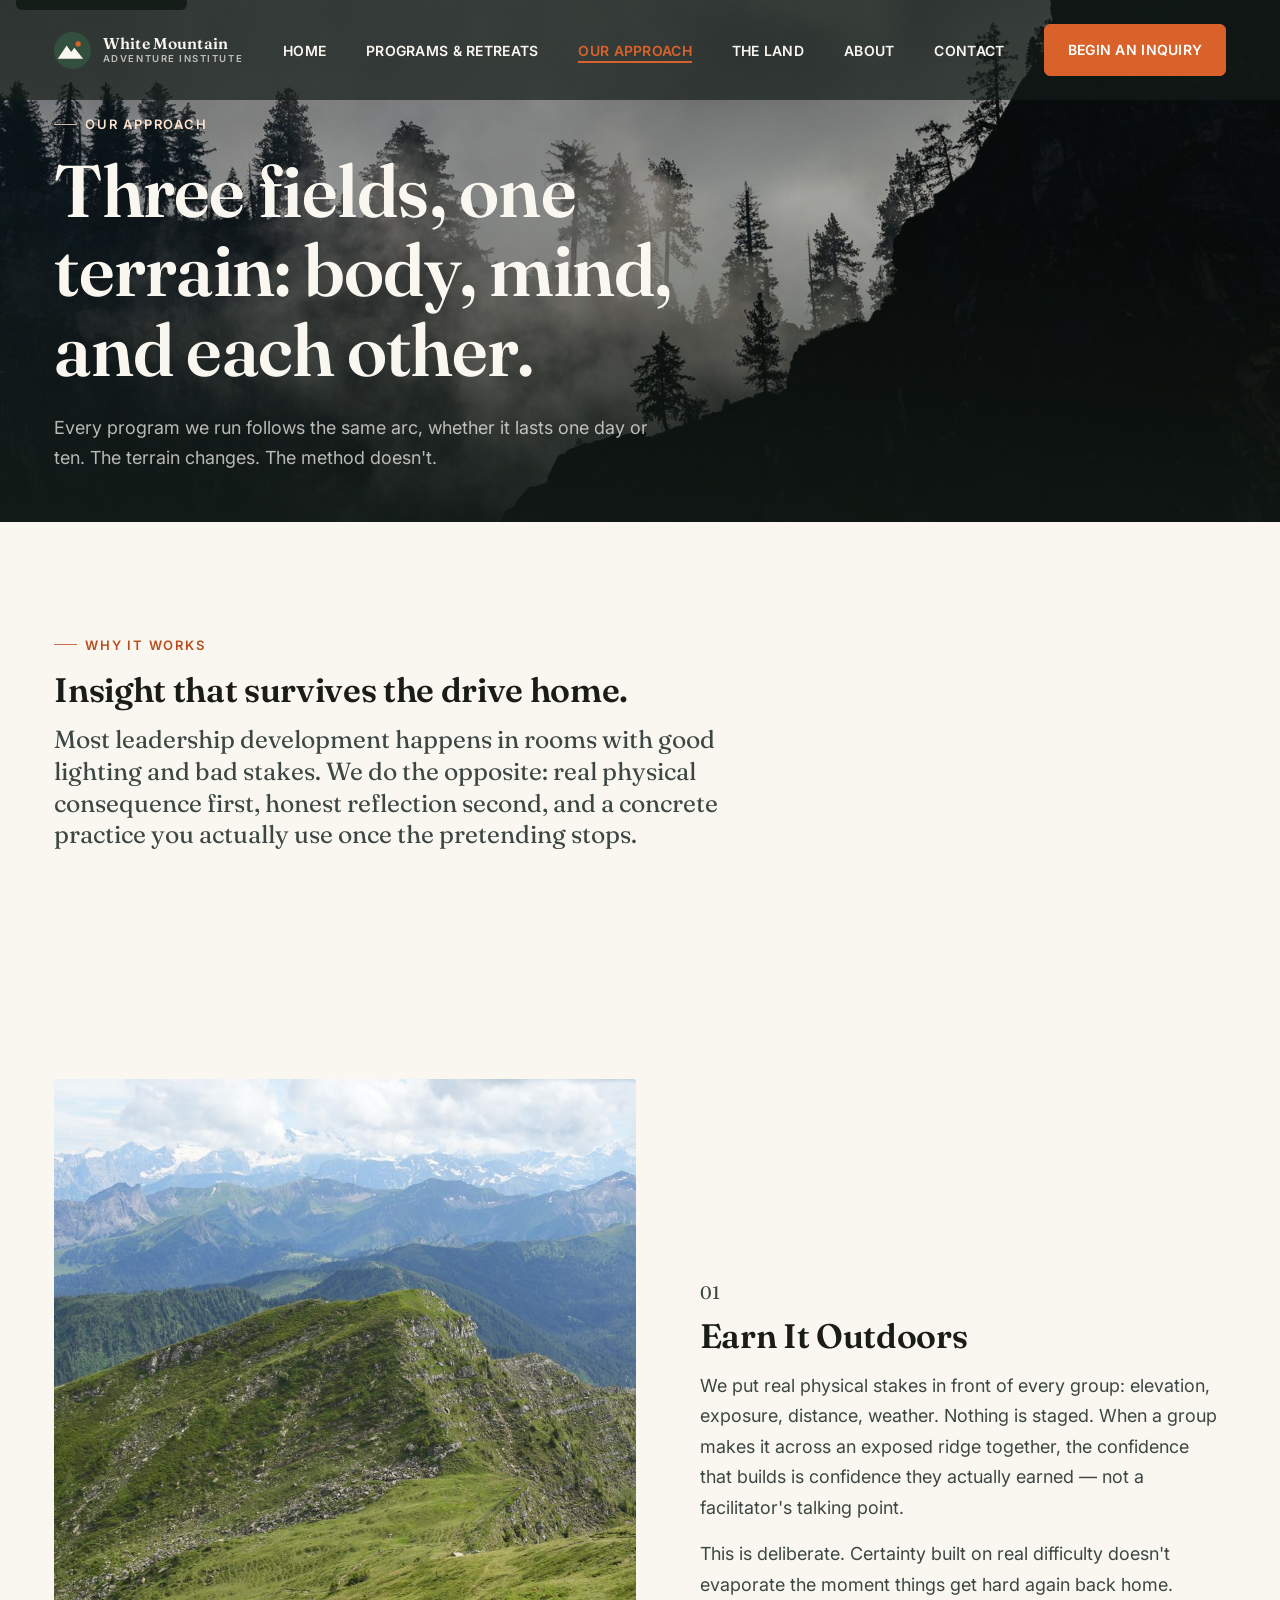
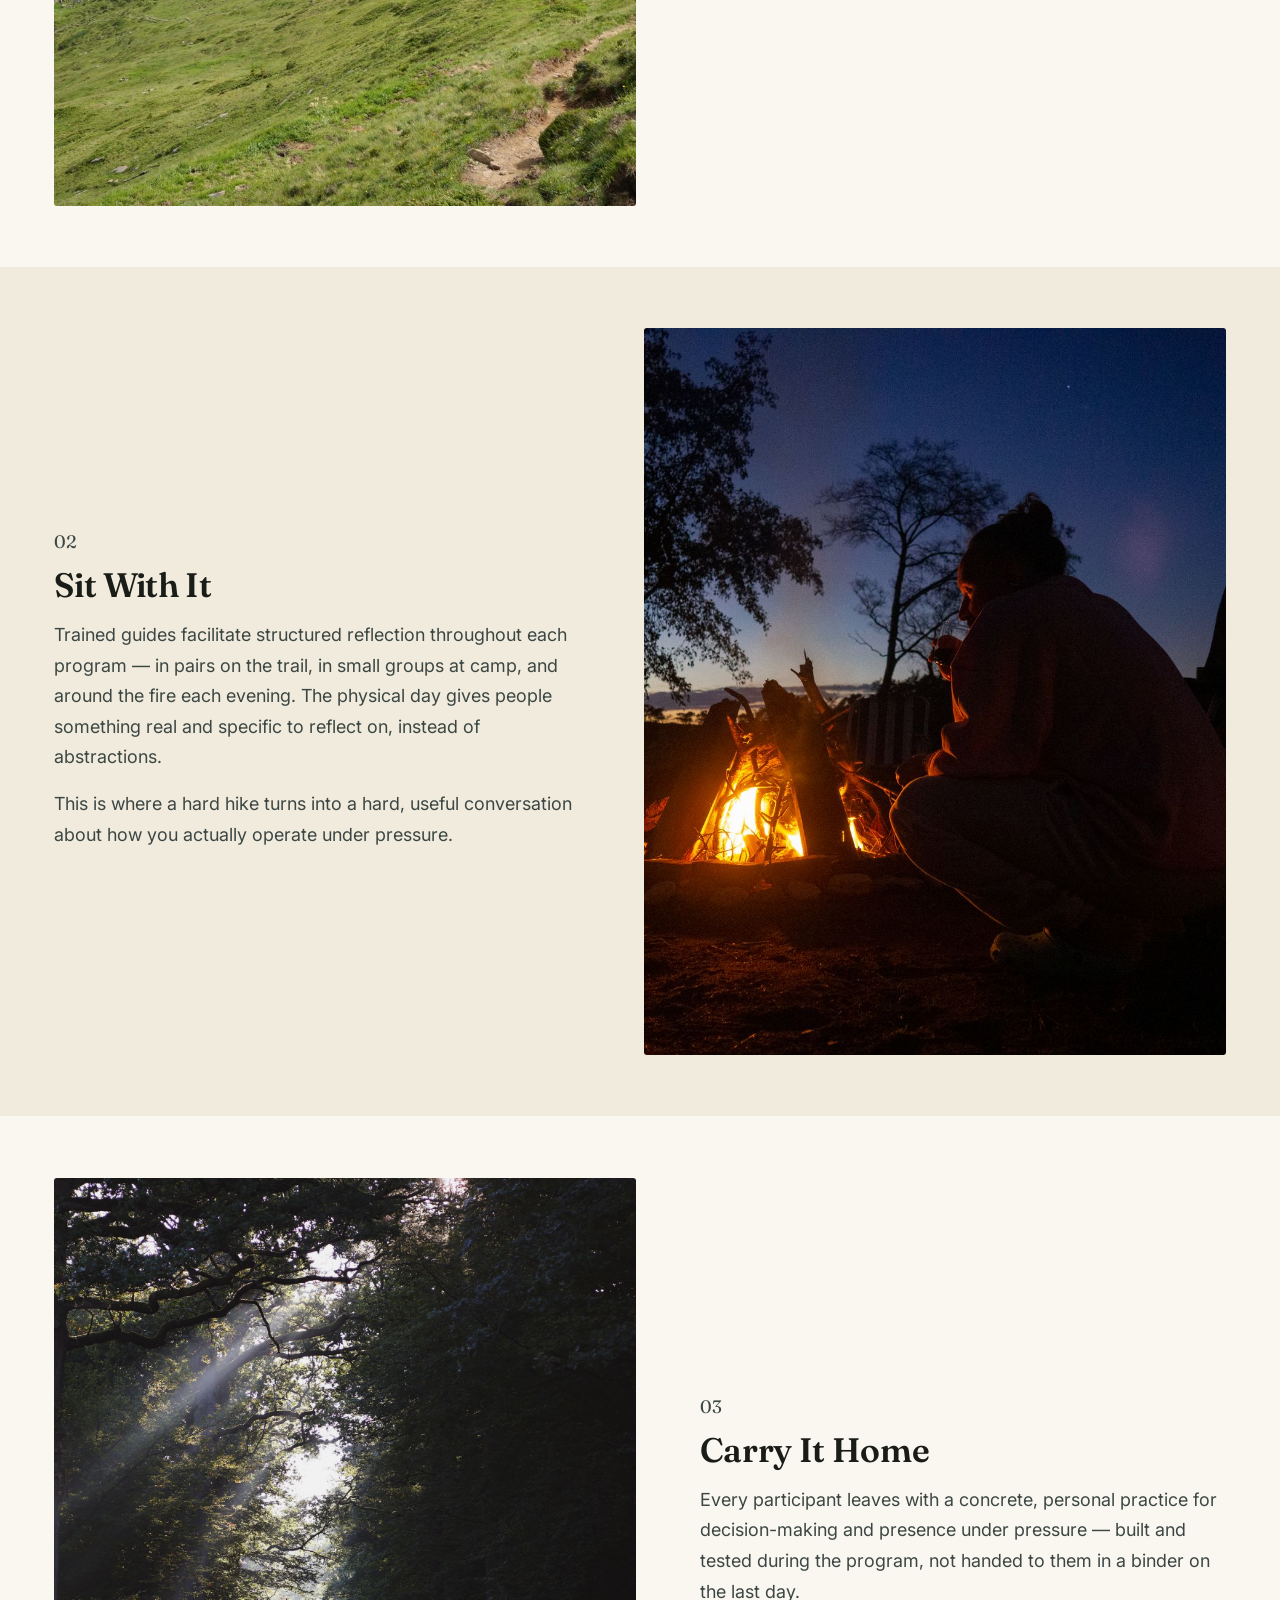
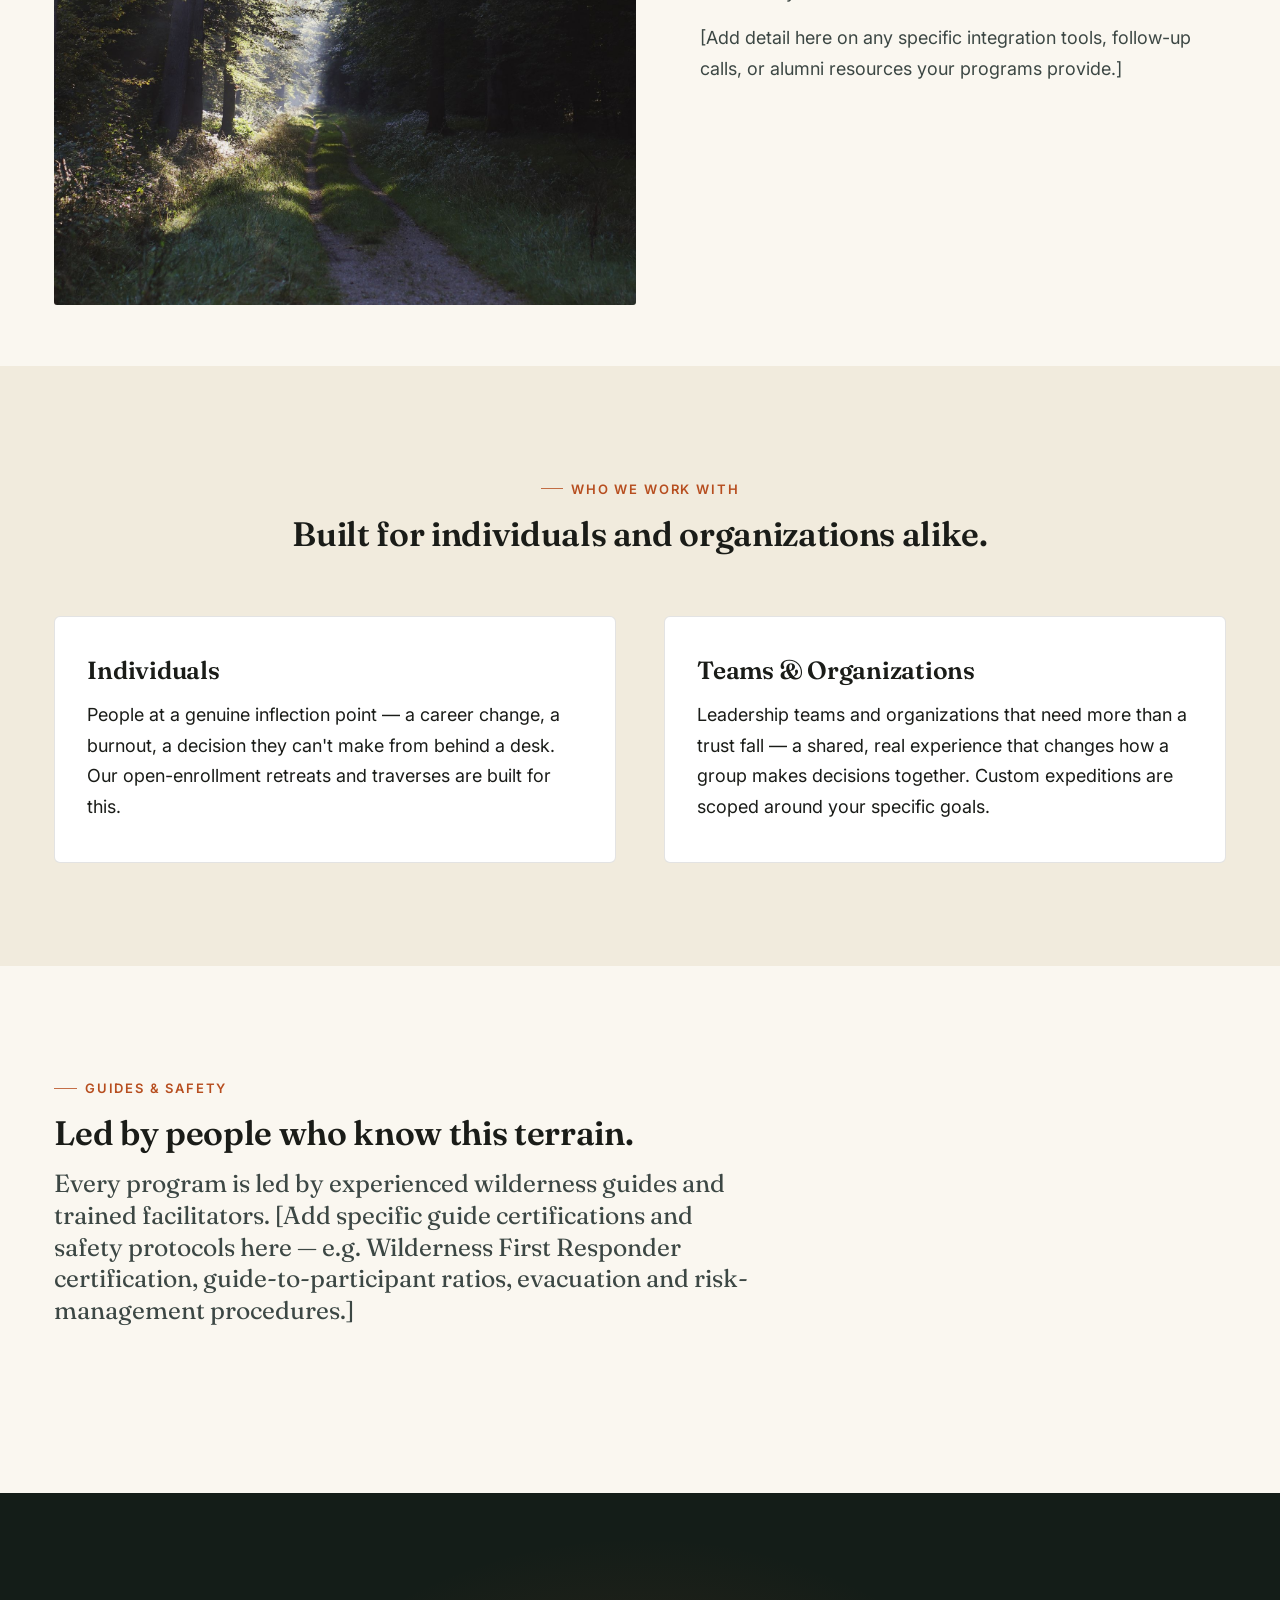
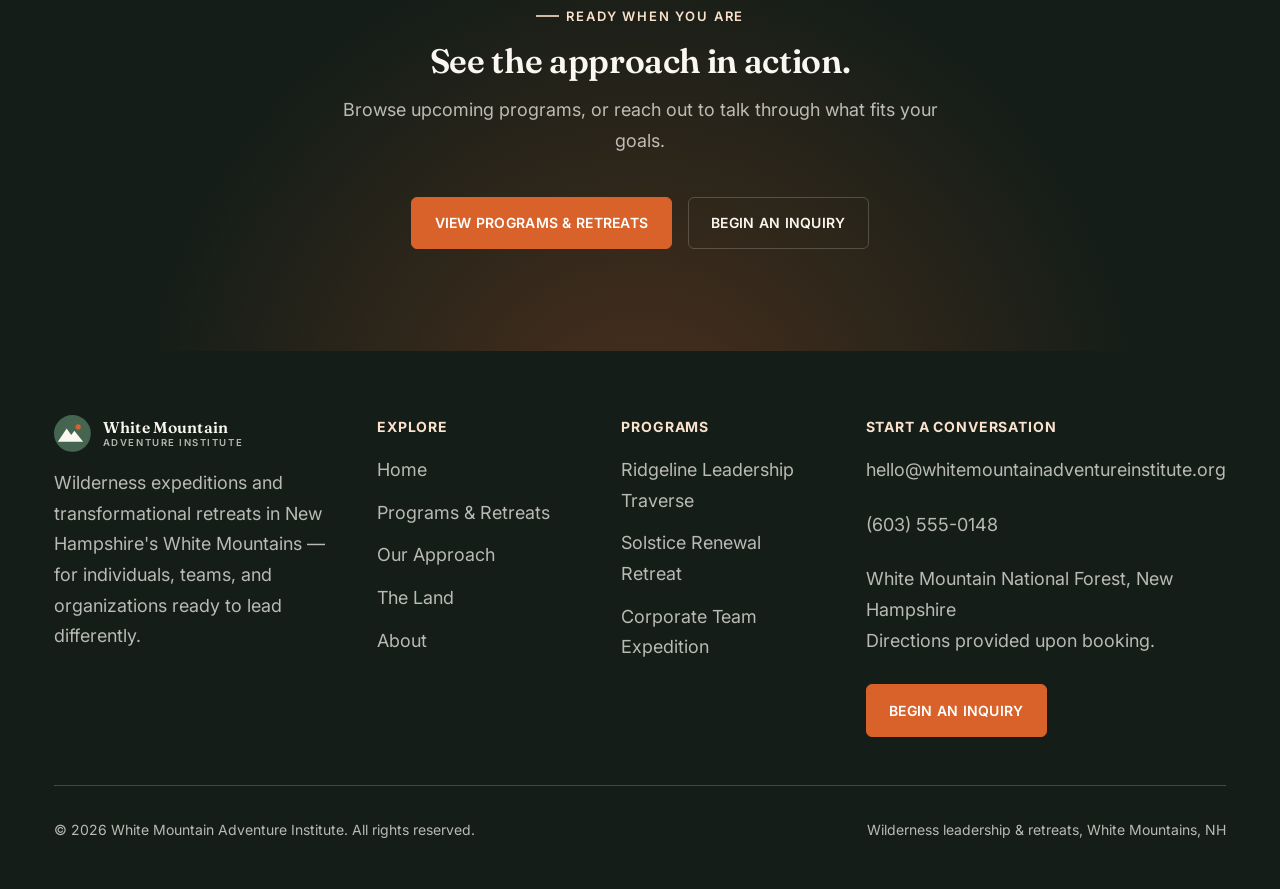
<file: approach.html>
<!DOCTYPE html>
<html lang="en">
<head>
  <meta charset="UTF-8" />
  <meta name="viewport" content="width=device-width, initial-scale=1.0" />
  <title>Our Approach | White Mountain Adventure Institute</title>
  <meta name="description" content="How White Mountain Adventure Institute structures wilderness leadership programs: earn it outdoors, sit with it in reflection, carry it home in practice." />
  <link rel="icon" href="assets/images/favicon.svg" type="image/svg+xml" />
  <link rel="preconnect" href="https://fonts.googleapis.com" />
  <link rel="preconnect" href="https://fonts.gstatic.com" crossorigin />
  <link href="https://fonts.googleapis.com/css2?family=Fraunces:ital,opsz,wght@0,9..144,300..700;1,9..144,400..600&family=Inter:wght@400;500;600;700;800&display=swap" rel="stylesheet" />
  <link rel="stylesheet" href="assets/css/brand.css" />
</head>
<body>
  <a class="skip-link" href="#main">Skip to content</a>

  <header class="site-header">
    <div class="container">
      <a class="brand-mark" href="index.html">
        <svg viewBox="0 0 48 48" aria-hidden="true">
          <circle cx="24" cy="24" r="24" fill="var(--alpine-600)" />
          <circle cx="31.5" cy="15.5" r="3.4" fill="var(--sunrise-500)" />
          <path d="M5 35L16.5 17.5l6 8.5 4-5.5L38 35H5z" fill="var(--cream-50)" />
        </svg>
        <span class="brand-wordmark">White Mountain<small>Adventure Institute</small></span>
      </a>

      <nav aria-label="Primary">
        <ul class="nav-primary">
          <li><a href="index.html">Home</a></li>
          <li><a href="programs.html">Programs &amp; Retreats</a></li>
          <li><a href="approach.html" aria-current="page">Our Approach</a></li>
          <li><a href="location.html">The Land</a></li>
          <li><a href="about.html">About</a></li>
          <li><a href="contact.html">Contact</a></li>
        </ul>
      </nav>

      <div class="nav-actions">
        <a class="btn btn-primary nav-cta" href="contact.html">Begin an Inquiry</a>
        <button class="nav-toggle" aria-expanded="false" aria-controls="mobile-menu" aria-label="Open menu">
          <span></span><span></span><span></span>
        </button>
      </div>
    </div>
  </header>

  <div class="mobile-sheet" id="mobile-menu">
    <ul>
      <li><a href="index.html">Home</a></li>
      <li><a href="programs.html">Programs &amp; Retreats</a></li>
      <li><a href="approach.html" aria-current="page">Our Approach</a></li>
      <li><a href="location.html">The Land</a></li>
      <li><a href="about.html">About</a></li>
      <li><a href="contact.html">Contact</a></li>
    </ul>
    <a class="btn btn-primary" href="contact.html">Begin an Inquiry</a>
  </div>

  <main id="main">
    <section class="hero page-hero">
      <img class="hero-media" src="assets/images/photos/hero-dusk-ridge.jpg" alt="Misty forested ridge at dusk" />
      <div class="hero-scrim" aria-hidden="true"></div>
      <div class="container">
        <div class="hero-content">
          <p class="eyebrow">Our Approach</p>
          <h1>Three fields, one terrain: body, mind, and each other.</h1>
          <p class="hero-lede">Every program we run follows the same arc, whether it lasts one day or ten. The terrain changes. The method doesn't.</p>
        </div>
      </div>
    </section>

    <section class="section" data-reveal>
      <div class="container">
        <div class="section-head">
          <p class="eyebrow">Why It Works</p>
          <h2>Insight that survives the drive home.</h2>
          <p class="lede">Most leadership development happens in rooms with good lighting and bad stakes. We do the opposite: real physical consequence first, honest reflection second, and a concrete practice you actually use once the pretending stops.</p>
        </div>
      </div>
    </section>

    <section class="section section--tight" data-reveal>
      <div class="container">
        <div class="split">
          <div class="split-media">
            <img class="photo ar-4-5" src="assets/images/photos/trail-aerial-green-ridge.jpg" alt="Aerial view of a green alpine ridge trail" />
          </div>
          <div class="split-copy">
            <p class="pillar-number">01</p>
            <h2>Earn It Outdoors</h2>
            <p>We put real physical stakes in front of every group: elevation, exposure, distance, weather. Nothing is staged. When a group makes it across an exposed ridge together, the confidence that builds is confidence they actually earned — not a facilitator's talking point.</p>
            <p>This is deliberate. Certainty built on real difficulty doesn't evaporate the moment things get hard again back home.</p>
          </div>
        </div>
      </div>
    </section>

    <section class="section section--tight section--alt" data-reveal>
      <div class="container">
        <div class="split split--reverse">
          <div class="split-media">
            <img class="photo ar-4-5" src="assets/images/photos/campfire-silhouette.jpg" alt="A hiker silhouetted beside a campfire at dusk" />
          </div>
          <div class="split-copy">
            <p class="pillar-number">02</p>
            <h2>Sit With It</h2>
            <p>Trained guides facilitate structured reflection throughout each program — in pairs on the trail, in small groups at camp, and around the fire each evening. The physical day gives people something real and specific to reflect on, instead of abstractions.</p>
            <p>This is where a hard hike turns into a hard, useful conversation about how you actually operate under pressure.</p>
          </div>
        </div>
      </div>
    </section>

    <section class="section section--tight" data-reveal>
      <div class="container">
        <div class="split">
          <div class="split-media">
            <img class="photo ar-4-5" src="assets/images/photos/forest-sunbeam-path.jpg" alt="Sunbeams breaking through a forest trail" />
          </div>
          <div class="split-copy">
            <p class="pillar-number">03</p>
            <h2>Carry It Home</h2>
            <p>Every participant leaves with a concrete, personal practice for decision-making and presence under pressure — built and tested during the program, not handed to them in a binder on the last day.</p>
            <p>[Add detail here on any specific integration tools, follow-up calls, or alumni resources your programs provide.]</p>
          </div>
        </div>
      </div>
    </section>

    <section class="section section--alt" data-reveal>
      <div class="container">
        <div class="section-head section-head--center">
          <p class="eyebrow">Who We Work With</p>
          <h2>Built for individuals and organizations alike.</h2>
        </div>
        <div class="grid grid-2">
          <div class="pillar-card">
            <h3>Individuals</h3>
            <p>People at a genuine inflection point — a career change, a burnout, a decision they can't make from behind a desk. Our open-enrollment retreats and traverses are built for this.</p>
          </div>
          <div class="pillar-card">
            <h3>Teams &amp; Organizations</h3>
            <p>Leadership teams and organizations that need more than a trust fall — a shared, real experience that changes how a group makes decisions together. Custom expeditions are scoped around your specific goals.</p>
          </div>
        </div>
      </div>
    </section>

    <section class="section" data-reveal>
      <div class="container">
        <div class="section-head">
          <p class="eyebrow">Guides &amp; Safety</p>
          <h2>Led by people who know this terrain.</h2>
          <p class="lede">Every program is led by experienced wilderness guides and trained facilitators. [Add specific guide certifications and safety protocols here — e.g. Wilderness First Responder certification, guide-to-participant ratios, evacuation and risk-management procedures.]</p>
        </div>
      </div>
    </section>

    <section class="cta-band section">
      <div class="container text-center">
        <p class="eyebrow">Ready When You Are</p>
        <h2>See the approach in action.</h2>
        <p>Browse upcoming programs, or reach out to talk through what fits your goals.</p>
        <div class="hero-actions">
          <a class="btn btn-primary" href="programs.html">View Programs &amp; Retreats</a>
          <a class="btn btn-secondary" href="contact.html">Begin an Inquiry</a>
        </div>
      </div>
    </section>
  </main>

  <footer class="site-footer">
    <div class="container">
      <div class="footer-grid">
        <div class="footer-brand">
          <a class="brand-mark" href="index.html">
            <svg viewBox="0 0 48 48" aria-hidden="true">
              <circle cx="24" cy="24" r="24" fill="var(--alpine-500)" />
              <circle cx="31.5" cy="15.5" r="3.4" fill="var(--sunrise-500)" />
              <path d="M5 35L16.5 17.5l6 8.5 4-5.5L38 35H5z" fill="var(--cream-50)" />
            </svg>
            <span class="brand-wordmark">White Mountain<small>Adventure Institute</small></span>
          </a>
          <p>Wilderness expeditions and transformational retreats in New Hampshire's White Mountains — for individuals, teams, and organizations ready to lead differently.</p>
        </div>

        <div>
          <p class="footer-heading">Explore</p>
          <ul class="footer-links">
            <li><a href="index.html">Home</a></li>
            <li><a href="programs.html">Programs &amp; Retreats</a></li>
            <li><a href="approach.html">Our Approach</a></li>
            <li><a href="location.html">The Land</a></li>
            <li><a href="about.html">About</a></li>
          </ul>
        </div>

        <div>
          <p class="footer-heading">Programs</p>
          <ul class="footer-links">
            <li><a href="programs.html#ridgeline-traverse">Ridgeline Leadership Traverse</a></li>
            <li><a href="programs.html#solstice-retreat">Solstice Renewal Retreat</a></li>
            <li><a href="programs.html#corporate-expedition">Corporate Team Expedition</a></li>
          </ul>
        </div>

        <div>
          <p class="footer-heading">Start a Conversation</p>
          <ul class="footer-links footer-contact">
            <li><a href="mailto:hello@whitemountainadventureinstitute.org">hello@whitemountainadventureinstitute.org</a></li>
            <li><a href="tel:+16035550148">(603) 555-0148</a></li>
            <li>White Mountain National Forest, New Hampshire<br />Directions provided upon booking.</li>
          </ul>
          <a class="btn btn-primary" href="contact.html" style="margin-top: var(--space-4);">Begin an Inquiry</a>
        </div>
      </div>

      <div class="footer-bottom">
        <p>&copy; <span data-current-year>2026</span> White Mountain Adventure Institute. All rights reserved.</p>
        <p>Wilderness leadership &amp; retreats, White Mountains, NH</p>
      </div>
    </div>
  </footer>

  <script src="assets/js/site.js"></script>
</body>
</html>
</file>
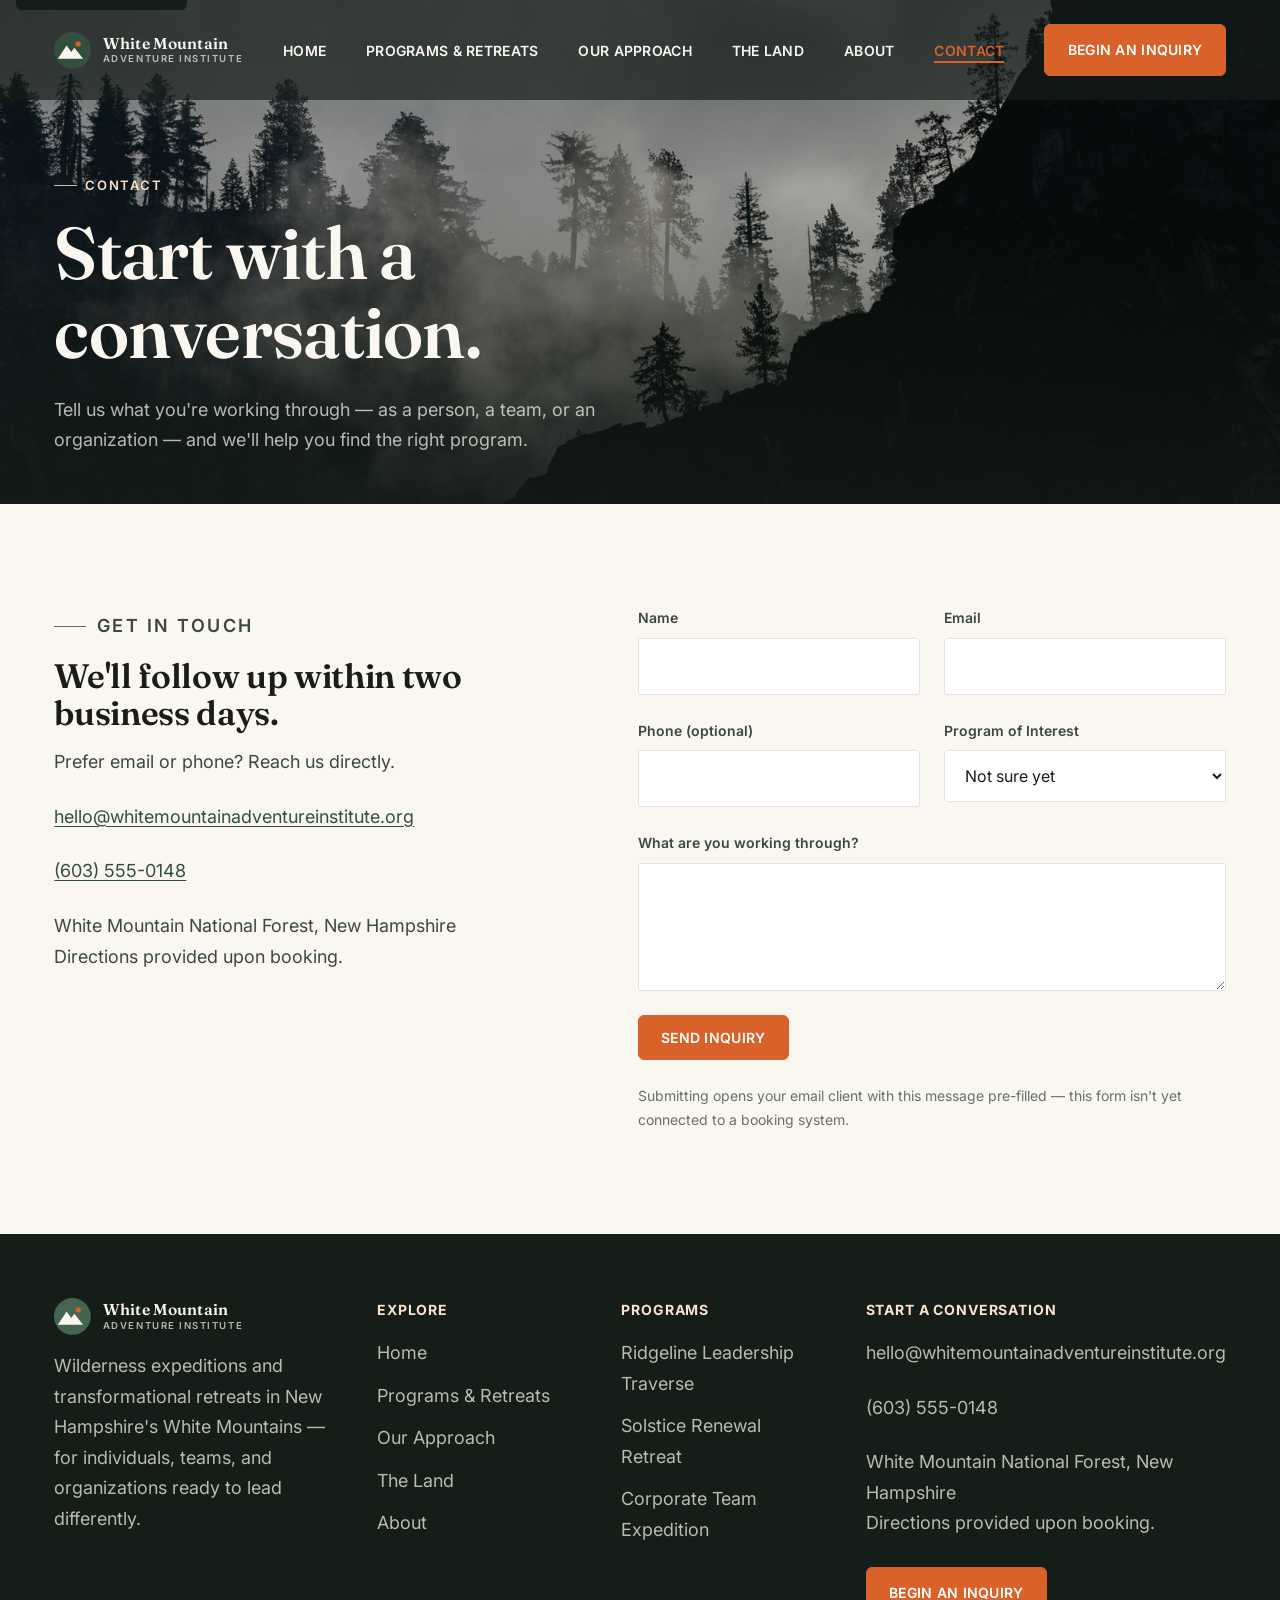
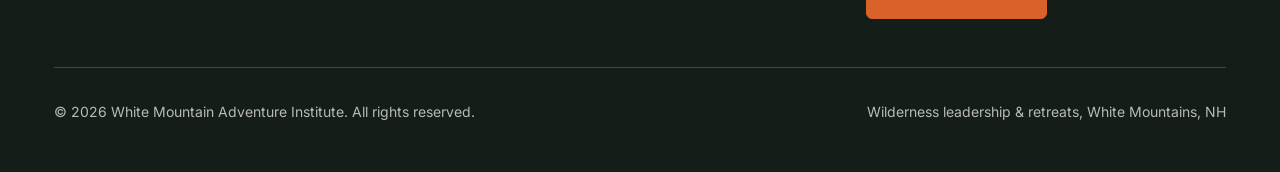
<file: contact.html>
<!DOCTYPE html>
<html lang="en">
<head>
  <meta charset="UTF-8" />
  <meta name="viewport" content="width=device-width, initial-scale=1.0" />
  <title>Contact | White Mountain Adventure Institute</title>
  <meta name="description" content="Begin an inquiry with White Mountain Adventure Institute about upcoming wilderness leadership programs and transformational retreats." />
  <link rel="icon" href="assets/images/favicon.svg" type="image/svg+xml" />
  <link rel="preconnect" href="https://fonts.googleapis.com" />
  <link rel="preconnect" href="https://fonts.gstatic.com" crossorigin />
  <link href="https://fonts.googleapis.com/css2?family=Fraunces:ital,opsz,wght@0,9..144,300..700;1,9..144,400..600&family=Inter:wght@400;500;600;700;800&display=swap" rel="stylesheet" />
  <link rel="stylesheet" href="assets/css/brand.css" />
</head>
<body>
  <a class="skip-link" href="#main">Skip to content</a>

  <header class="site-header">
    <div class="container">
      <a class="brand-mark" href="index.html">
        <svg viewBox="0 0 48 48" aria-hidden="true">
          <circle cx="24" cy="24" r="24" fill="var(--alpine-600)" />
          <circle cx="31.5" cy="15.5" r="3.4" fill="var(--sunrise-500)" />
          <path d="M5 35L16.5 17.5l6 8.5 4-5.5L38 35H5z" fill="var(--cream-50)" />
        </svg>
        <span class="brand-wordmark">White Mountain<small>Adventure Institute</small></span>
      </a>

      <nav aria-label="Primary">
        <ul class="nav-primary">
          <li><a href="index.html">Home</a></li>
          <li><a href="programs.html">Programs &amp; Retreats</a></li>
          <li><a href="approach.html">Our Approach</a></li>
          <li><a href="location.html">The Land</a></li>
          <li><a href="about.html">About</a></li>
          <li><a href="contact.html" aria-current="page">Contact</a></li>
        </ul>
      </nav>

      <div class="nav-actions">
        <a class="btn btn-primary nav-cta" href="contact.html">Begin an Inquiry</a>
        <button class="nav-toggle" aria-expanded="false" aria-controls="mobile-menu" aria-label="Open menu">
          <span></span><span></span><span></span>
        </button>
      </div>
    </div>
  </header>

  <div class="mobile-sheet" id="mobile-menu">
    <ul>
      <li><a href="index.html">Home</a></li>
      <li><a href="programs.html">Programs &amp; Retreats</a></li>
      <li><a href="approach.html">Our Approach</a></li>
      <li><a href="location.html">The Land</a></li>
      <li><a href="about.html">About</a></li>
      <li><a href="contact.html" aria-current="page">Contact</a></li>
    </ul>
    <a class="btn btn-primary" href="contact.html">Begin an Inquiry</a>
  </div>

  <main id="main">
    <section class="hero page-hero">
      <img class="hero-media" src="assets/images/photos/hero-dusk-ridge.jpg" alt="Misty forested ridge at dusk" />
      <div class="hero-scrim" aria-hidden="true"></div>
      <div class="container">
        <div class="hero-content">
          <p class="eyebrow">Contact</p>
          <h1>Start with a conversation.</h1>
          <p class="hero-lede">Tell us what you're working through — as a person, a team, or an organization — and we'll help you find the right program.</p>
        </div>
      </div>
    </section>

    <section class="section" data-reveal>
      <div class="container">
        <div class="split" style="align-items: start;">
          <div class="split-copy">
            <p class="eyebrow">Get In Touch</p>
            <h2>We'll follow up within two business days.</h2>
            <p style="color: var(--color-text-muted);">Prefer email or phone? Reach us directly.</p>
            <ul class="footer-links" style="margin-top: var(--space-5); color: var(--color-text-muted);">
              <li><a href="mailto:hello@whitemountainadventureinstitute.org" style="color: var(--color-brand); text-decoration: underline;">hello@whitemountainadventureinstitute.org</a></li>
              <li style="margin-top: var(--space-3);"><a href="tel:+16035550148" style="color: var(--color-brand); text-decoration: underline;">(603) 555-0148</a></li>
              <li style="margin-top: var(--space-3); color: var(--color-text-muted);">White Mountain National Forest, New Hampshire<br />Directions provided upon booking.</li>
            </ul>
          </div>

          <div>
            <!-- No backend is connected yet: submitting opens the visitor's email
                 client with the message pre-filled (see script below). Replace
                 with a real form service (Formspree, AWS Lambda + SES, etc.)
                 before launch. -->
            <form id="inquiry-form" class="form-grid">
              <div class="form-row-2">
                <div class="field">
                  <label for="name">Name</label>
                  <input type="text" id="name" name="name" autocomplete="name" required />
                </div>
                <div class="field">
                  <label for="email">Email</label>
                  <input type="email" id="email" name="email" autocomplete="email" required />
                </div>
              </div>

              <div class="form-row-2">
                <div class="field">
                  <label for="phone">Phone <span aria-hidden="true">(optional)</span></label>
                  <input type="tel" id="phone" name="phone" autocomplete="tel" />
                </div>
                <div class="field">
                  <label for="program">Program of Interest</label>
                  <select id="program" name="program">
                    <option value="Not sure yet">Not sure yet</option>
                    <option value="Ridgeline Leadership Traverse">Ridgeline Leadership Traverse</option>
                    <option value="Solstice Renewal Retreat">Solstice Renewal Retreat</option>
                    <option value="Corporate Team Expedition">Corporate Team Expedition</option>
                  </select>
                </div>
              </div>

              <div class="field">
                <label for="message">What are you working through?</label>
                <textarea id="message" name="message" required></textarea>
              </div>

              <div>
                <button type="submit" class="btn btn-primary">Send Inquiry</button>
              </div>

              <p class="form-note">Submitting opens your email client with this message pre-filled — this form isn't yet connected to a booking system.</p>
            </form>
          </div>
        </div>
      </div>
    </section>
  </main>

  <footer class="site-footer">
    <div class="container">
      <div class="footer-grid">
        <div class="footer-brand">
          <a class="brand-mark" href="index.html">
            <svg viewBox="0 0 48 48" aria-hidden="true">
              <circle cx="24" cy="24" r="24" fill="var(--alpine-500)" />
              <circle cx="31.5" cy="15.5" r="3.4" fill="var(--sunrise-500)" />
              <path d="M5 35L16.5 17.5l6 8.5 4-5.5L38 35H5z" fill="var(--cream-50)" />
            </svg>
            <span class="brand-wordmark">White Mountain<small>Adventure Institute</small></span>
          </a>
          <p>Wilderness expeditions and transformational retreats in New Hampshire's White Mountains — for individuals, teams, and organizations ready to lead differently.</p>
        </div>

        <div>
          <p class="footer-heading">Explore</p>
          <ul class="footer-links">
            <li><a href="index.html">Home</a></li>
            <li><a href="programs.html">Programs &amp; Retreats</a></li>
            <li><a href="approach.html">Our Approach</a></li>
            <li><a href="location.html">The Land</a></li>
            <li><a href="about.html">About</a></li>
          </ul>
        </div>

        <div>
          <p class="footer-heading">Programs</p>
          <ul class="footer-links">
            <li><a href="programs.html#ridgeline-traverse">Ridgeline Leadership Traverse</a></li>
            <li><a href="programs.html#solstice-retreat">Solstice Renewal Retreat</a></li>
            <li><a href="programs.html#corporate-expedition">Corporate Team Expedition</a></li>
          </ul>
        </div>

        <div>
          <p class="footer-heading">Start a Conversation</p>
          <ul class="footer-links footer-contact">
            <li><a href="mailto:hello@whitemountainadventureinstitute.org">hello@whitemountainadventureinstitute.org</a></li>
            <li><a href="tel:+16035550148">(603) 555-0148</a></li>
            <li>White Mountain National Forest, New Hampshire<br />Directions provided upon booking.</li>
          </ul>
          <a class="btn btn-primary" href="contact.html" style="margin-top: var(--space-4);">Begin an Inquiry</a>
        </div>
      </div>

      <div class="footer-bottom">
        <p>&copy; <span data-current-year>2026</span> White Mountain Adventure Institute. All rights reserved.</p>
        <p>Wilderness leadership &amp; retreats, White Mountains, NH</p>
      </div>
    </div>
  </footer>

  <script src="assets/js/site.js"></script>
  <script>
    (function () {
      "use strict";
      var form = document.getElementById("inquiry-form");
      if (!form) return;
      form.addEventListener("submit", function (event) {
        event.preventDefault();
        var data = new FormData(form);
        var lines = [
          "Name: " + (data.get("name") || ""),
          "Email: " + (data.get("email") || ""),
          "Phone: " + (data.get("phone") || ""),
          "Program of interest: " + (data.get("program") || ""),
          "",
          data.get("message") || ""
        ];
        var subject = encodeURIComponent("Program inquiry from " + (data.get("name") || "the website"));
        var body = encodeURIComponent(lines.join("\n"));
        window.location.href = "mailto:hello@whitemountainadventureinstitute.org?subject=" + subject + "&body=" + body;
      });
    })();
  </script>
</body>
</html>
</file>
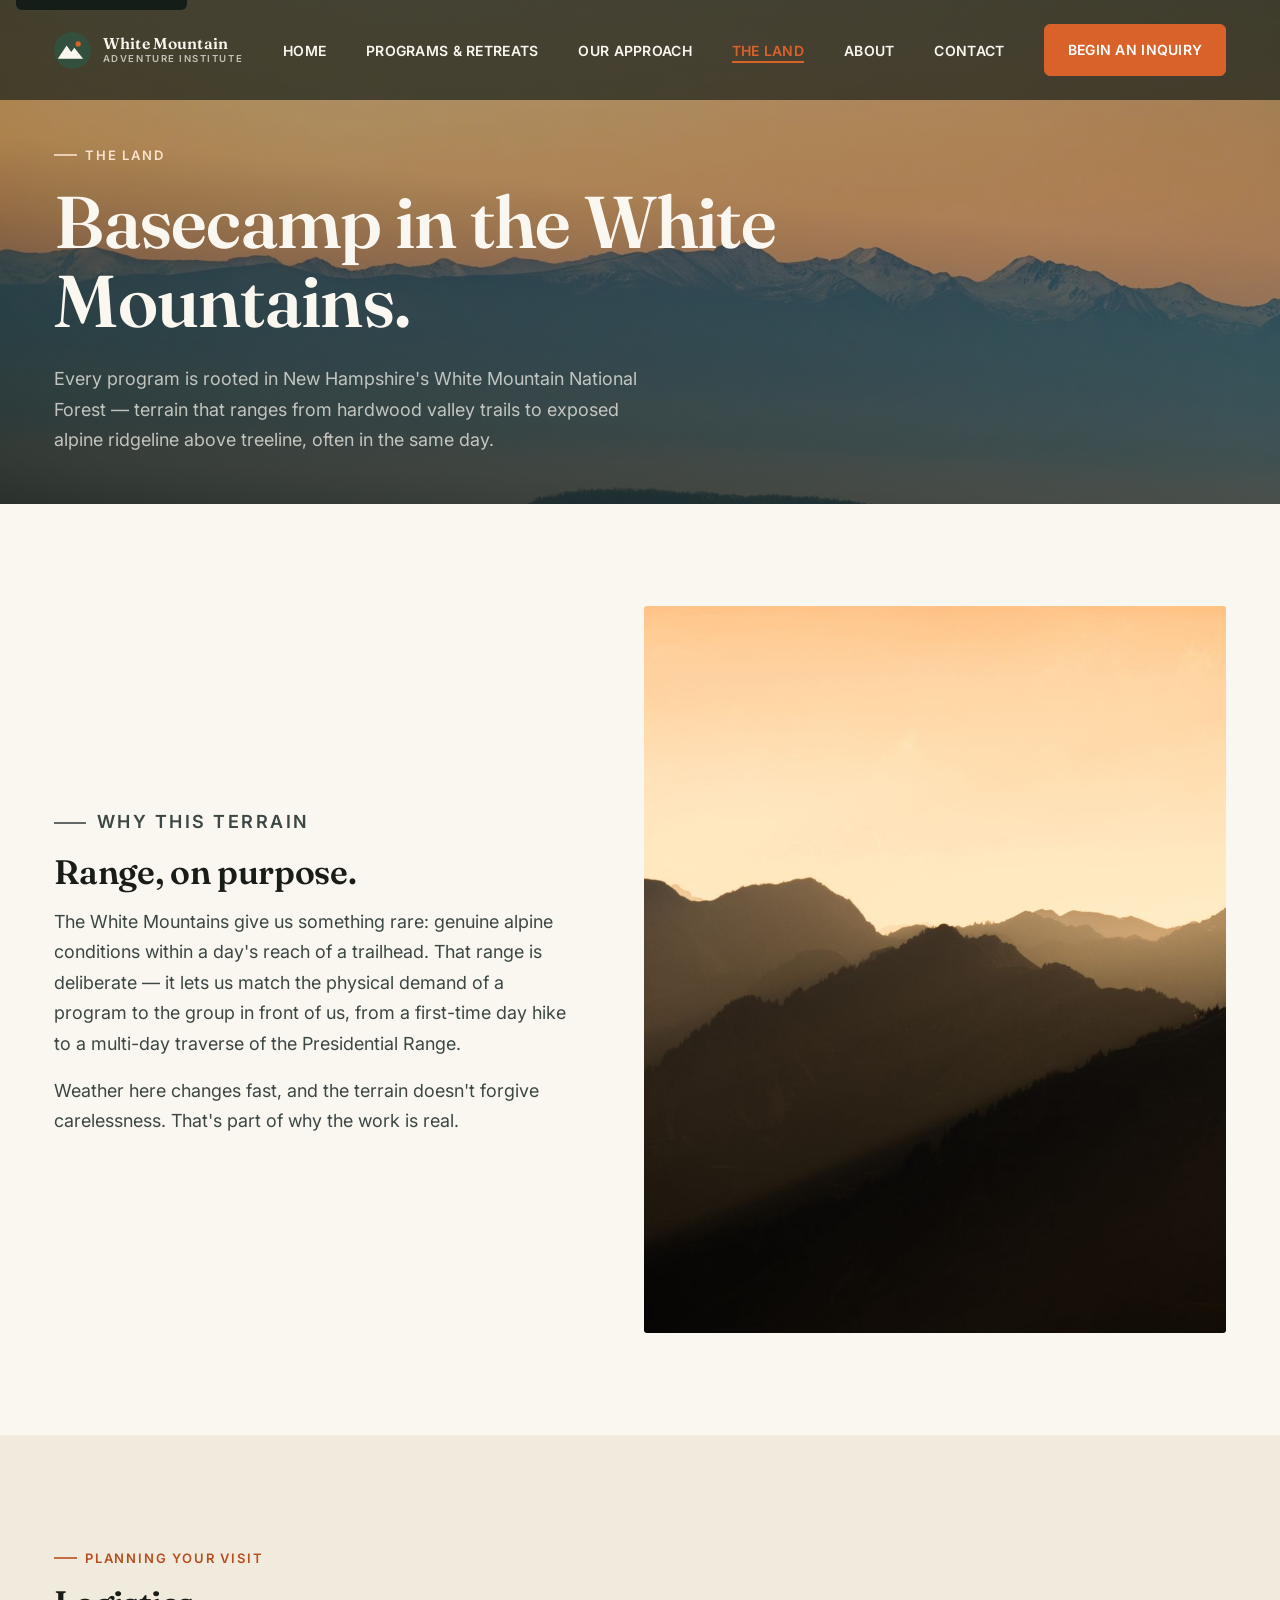
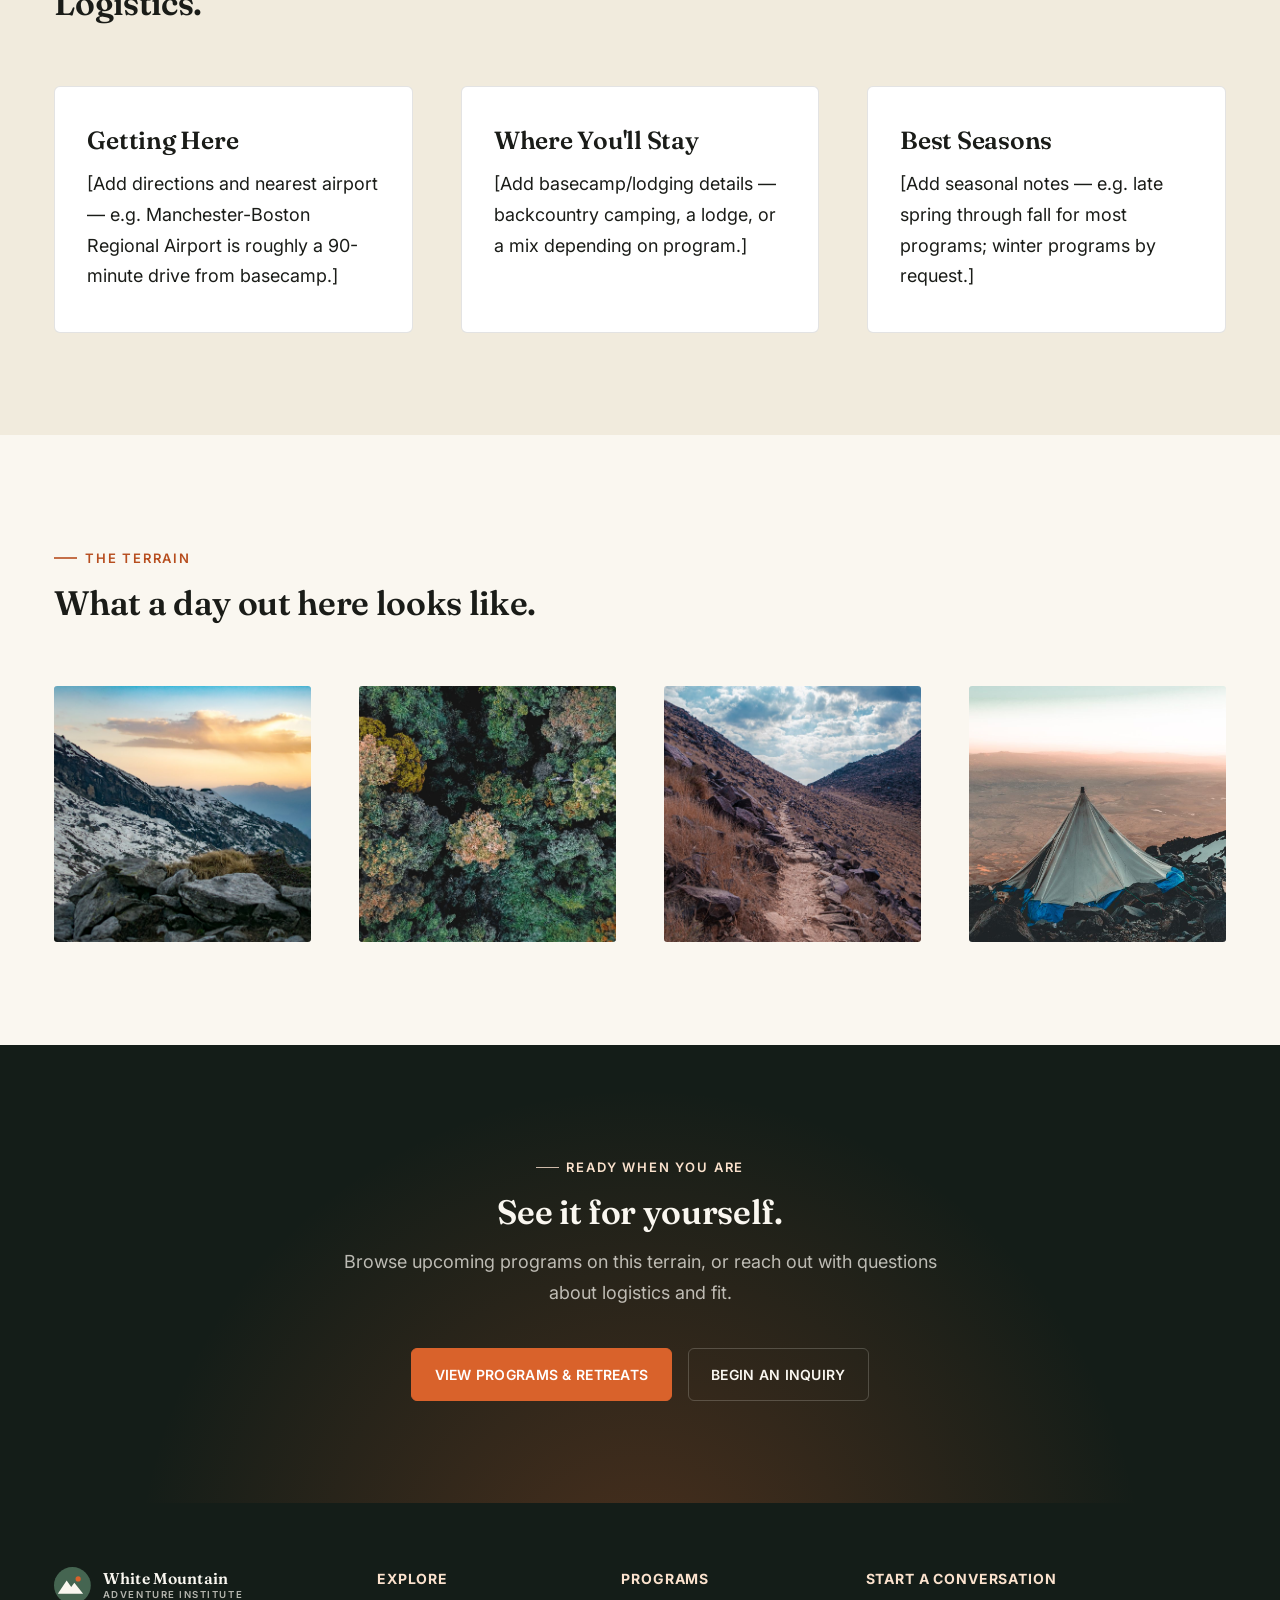
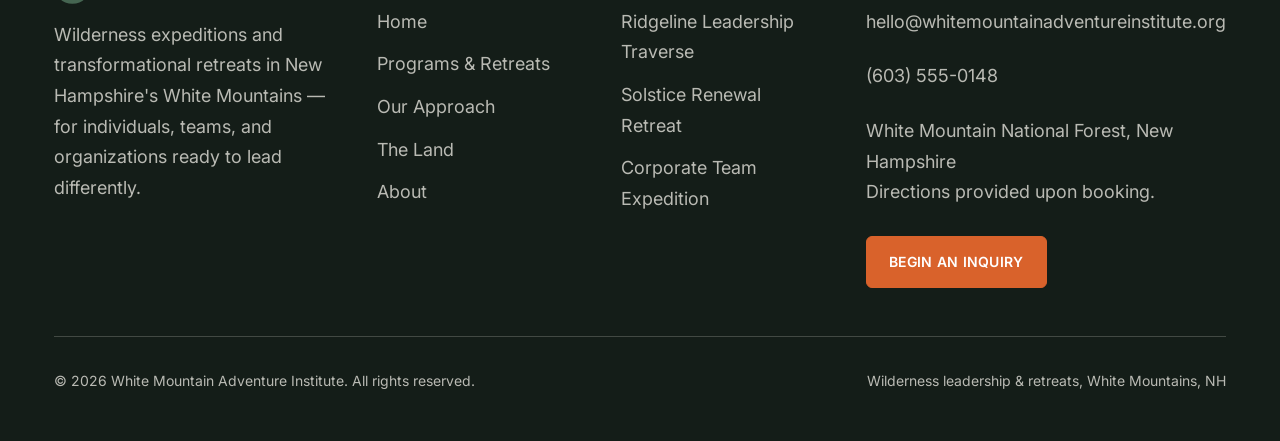
<file: location.html>
<!DOCTYPE html>
<html lang="en">
<head>
  <meta charset="UTF-8" />
  <meta name="viewport" content="width=device-width, initial-scale=1.0" />
  <title>The Land | White Mountain Adventure Institute</title>
  <meta name="description" content="White Mountain Adventure Institute is based in New Hampshire's White Mountain National Forest — terrain ranging from hardwood valley trails to exposed alpine ridgeline." />
  <link rel="icon" href="assets/images/favicon.svg" type="image/svg+xml" />
  <link rel="preconnect" href="https://fonts.googleapis.com" />
  <link rel="preconnect" href="https://fonts.gstatic.com" crossorigin />
  <link href="https://fonts.googleapis.com/css2?family=Fraunces:ital,opsz,wght@0,9..144,300..700;1,9..144,400..600&family=Inter:wght@400;500;600;700;800&display=swap" rel="stylesheet" />
  <link rel="stylesheet" href="assets/css/brand.css" />
</head>
<body>
  <a class="skip-link" href="#main">Skip to content</a>

  <header class="site-header">
    <div class="container">
      <a class="brand-mark" href="index.html">
        <svg viewBox="0 0 48 48" aria-hidden="true">
          <circle cx="24" cy="24" r="24" fill="var(--alpine-600)" />
          <circle cx="31.5" cy="15.5" r="3.4" fill="var(--sunrise-500)" />
          <path d="M5 35L16.5 17.5l6 8.5 4-5.5L38 35H5z" fill="var(--cream-50)" />
        </svg>
        <span class="brand-wordmark">White Mountain<small>Adventure Institute</small></span>
      </a>

      <nav aria-label="Primary">
        <ul class="nav-primary">
          <li><a href="index.html">Home</a></li>
          <li><a href="programs.html">Programs &amp; Retreats</a></li>
          <li><a href="approach.html">Our Approach</a></li>
          <li><a href="location.html" aria-current="page">The Land</a></li>
          <li><a href="about.html">About</a></li>
          <li><a href="contact.html">Contact</a></li>
        </ul>
      </nav>

      <div class="nav-actions">
        <a class="btn btn-primary nav-cta" href="contact.html">Begin an Inquiry</a>
        <button class="nav-toggle" aria-expanded="false" aria-controls="mobile-menu" aria-label="Open menu">
          <span></span><span></span><span></span>
        </button>
      </div>
    </div>
  </header>

  <div class="mobile-sheet" id="mobile-menu">
    <ul>
      <li><a href="index.html">Home</a></li>
      <li><a href="programs.html">Programs &amp; Retreats</a></li>
      <li><a href="approach.html">Our Approach</a></li>
      <li><a href="location.html" aria-current="page">The Land</a></li>
      <li><a href="about.html">About</a></li>
      <li><a href="contact.html">Contact</a></li>
    </ul>
    <a class="btn btn-primary" href="contact.html">Begin an Inquiry</a>
  </div>

  <main id="main">
    <section class="hero page-hero">
      <img class="hero-media" src="assets/images/photos/hero-sunrise-ridge.jpg" alt="Sunrise light breaking over a misty mountain ridgeline" />
      <div class="hero-scrim" aria-hidden="true"></div>
      <div class="container">
        <div class="hero-content">
          <p class="eyebrow">The Land</p>
          <h1>Basecamp in the White Mountains.</h1>
          <p class="hero-lede">Every program is rooted in New Hampshire's White Mountain National Forest — terrain that ranges from hardwood valley trails to exposed alpine ridgeline above treeline, often in the same day.</p>
        </div>
      </div>
    </section>

    <section class="section" data-reveal>
      <div class="container">
        <div class="split split--reverse">
          <div class="split-media">
            <img class="photo ar-4-5" src="assets/images/photos/land-golden-hour-silhouettes.jpg" alt="Layered mountain ridges at golden hour" />
          </div>
          <div class="split-copy">
            <p class="eyebrow">Why This Terrain</p>
            <h2>Range, on purpose.</h2>
            <p>The White Mountains give us something rare: genuine alpine conditions within a day's reach of a trailhead. That range is deliberate — it lets us match the physical demand of a program to the group in front of us, from a first-time day hike to a multi-day traverse of the Presidential Range.</p>
            <p>Weather here changes fast, and the terrain doesn't forgive carelessness. That's part of why the work is real.</p>
          </div>
        </div>
      </div>
    </section>

    <section class="section section--alt" data-reveal>
      <div class="container">
        <div class="section-head">
          <p class="eyebrow">Planning Your Visit</p>
          <h2>Logistics.</h2>
        </div>
        <div class="grid grid-3">
          <div class="pillar-card">
            <h3>Getting Here</h3>
            <p>[Add directions and nearest airport — e.g. Manchester-Boston Regional Airport is roughly a 90-minute drive from basecamp.]</p>
          </div>
          <div class="pillar-card">
            <h3>Where You'll Stay</h3>
            <p>[Add basecamp/lodging details — backcountry camping, a lodge, or a mix depending on program.]</p>
          </div>
          <div class="pillar-card">
            <h3>Best Seasons</h3>
            <p>[Add seasonal notes — e.g. late spring through fall for most programs; winter programs by request.]</p>
          </div>
        </div>
      </div>
    </section>

    <section class="section" data-reveal>
      <div class="container">
        <div class="section-head">
          <p class="eyebrow">The Terrain</p>
          <h2>What a day out here looks like.</h2>
        </div>
        <div class="grid grid-gallery">
          <img class="photo ar-1-1" src="assets/images/photos/gallery-alpine-ridge.jpg" alt="Snow-capped alpine ridge above treeline" />
          <img class="photo ar-1-1" src="assets/images/photos/gallery-valley-forest.jpg" alt="Aerial view of colorful valley forest canopy" />
          <img class="photo ar-1-1" src="assets/images/photos/gallery-trail-switchbacks.jpg" alt="Rocky switchback trail ascending a mountainside" />
          <img class="photo ar-1-1" src="assets/images/photos/gallery-basecamp-dusk.jpg" alt="Tent pitched on a mountain summit at dusk" />
        </div>
      </div>
    </section>

    <section class="cta-band section">
      <div class="container text-center">
        <p class="eyebrow">Ready When You Are</p>
        <h2>See it for yourself.</h2>
        <p>Browse upcoming programs on this terrain, or reach out with questions about logistics and fit.</p>
        <div class="hero-actions">
          <a class="btn btn-primary" href="programs.html">View Programs &amp; Retreats</a>
          <a class="btn btn-secondary" href="contact.html">Begin an Inquiry</a>
        </div>
      </div>
    </section>
  </main>

  <footer class="site-footer">
    <div class="container">
      <div class="footer-grid">
        <div class="footer-brand">
          <a class="brand-mark" href="index.html">
            <svg viewBox="0 0 48 48" aria-hidden="true">
              <circle cx="24" cy="24" r="24" fill="var(--alpine-500)" />
              <circle cx="31.5" cy="15.5" r="3.4" fill="var(--sunrise-500)" />
              <path d="M5 35L16.5 17.5l6 8.5 4-5.5L38 35H5z" fill="var(--cream-50)" />
            </svg>
            <span class="brand-wordmark">White Mountain<small>Adventure Institute</small></span>
          </a>
          <p>Wilderness expeditions and transformational retreats in New Hampshire's White Mountains — for individuals, teams, and organizations ready to lead differently.</p>
        </div>

        <div>
          <p class="footer-heading">Explore</p>
          <ul class="footer-links">
            <li><a href="index.html">Home</a></li>
            <li><a href="programs.html">Programs &amp; Retreats</a></li>
            <li><a href="approach.html">Our Approach</a></li>
            <li><a href="location.html">The Land</a></li>
            <li><a href="about.html">About</a></li>
          </ul>
        </div>

        <div>
          <p class="footer-heading">Programs</p>
          <ul class="footer-links">
            <li><a href="programs.html#ridgeline-traverse">Ridgeline Leadership Traverse</a></li>
            <li><a href="programs.html#solstice-retreat">Solstice Renewal Retreat</a></li>
            <li><a href="programs.html#corporate-expedition">Corporate Team Expedition</a></li>
          </ul>
        </div>

        <div>
          <p class="footer-heading">Start a Conversation</p>
          <ul class="footer-links footer-contact">
            <li><a href="mailto:hello@whitemountainadventureinstitute.org">hello@whitemountainadventureinstitute.org</a></li>
            <li><a href="tel:+16035550148">(603) 555-0148</a></li>
            <li>White Mountain National Forest, New Hampshire<br />Directions provided upon booking.</li>
          </ul>
          <a class="btn btn-primary" href="contact.html" style="margin-top: var(--space-4);">Begin an Inquiry</a>
        </div>
      </div>

      <div class="footer-bottom">
        <p>&copy; <span data-current-year>2026</span> White Mountain Adventure Institute. All rights reserved.</p>
        <p>Wilderness leadership &amp; retreats, White Mountains, NH</p>
      </div>
    </div>
  </footer>

  <script src="assets/js/site.js"></script>
</body>
</html>
</file>
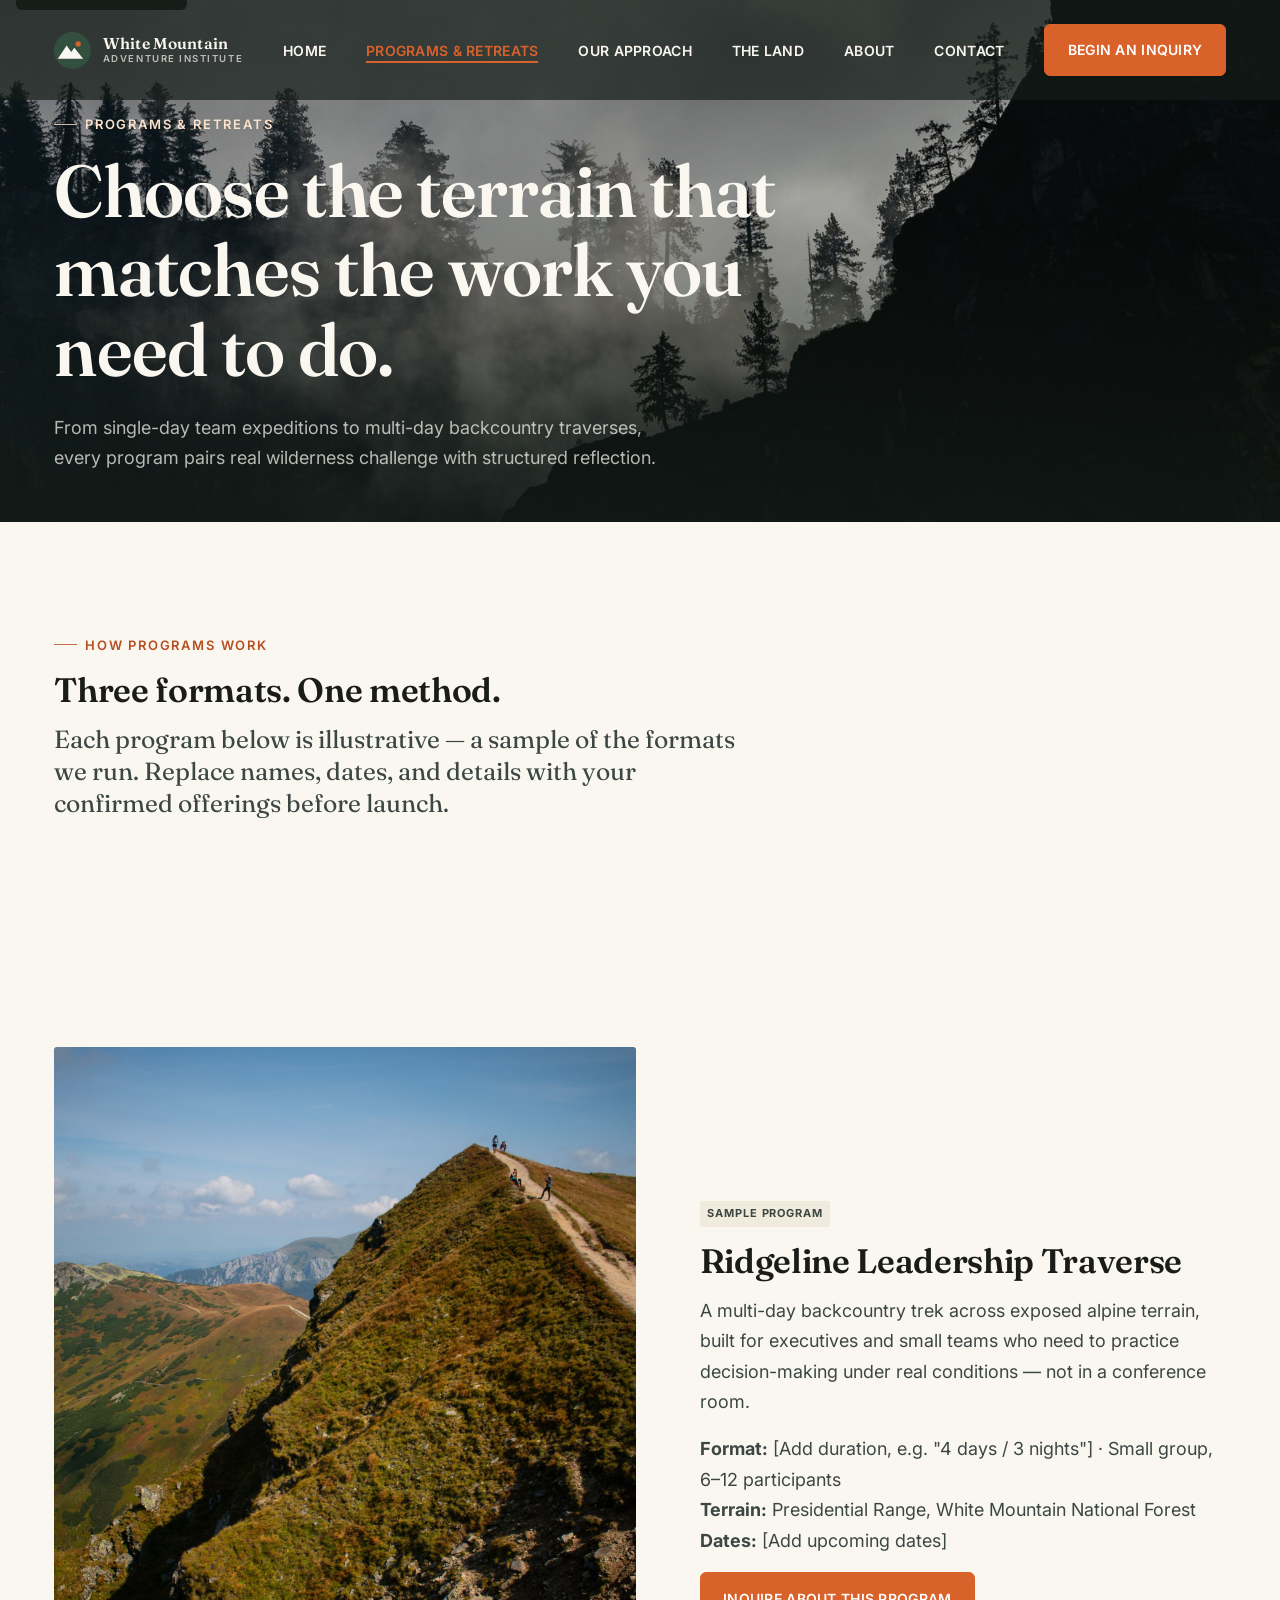
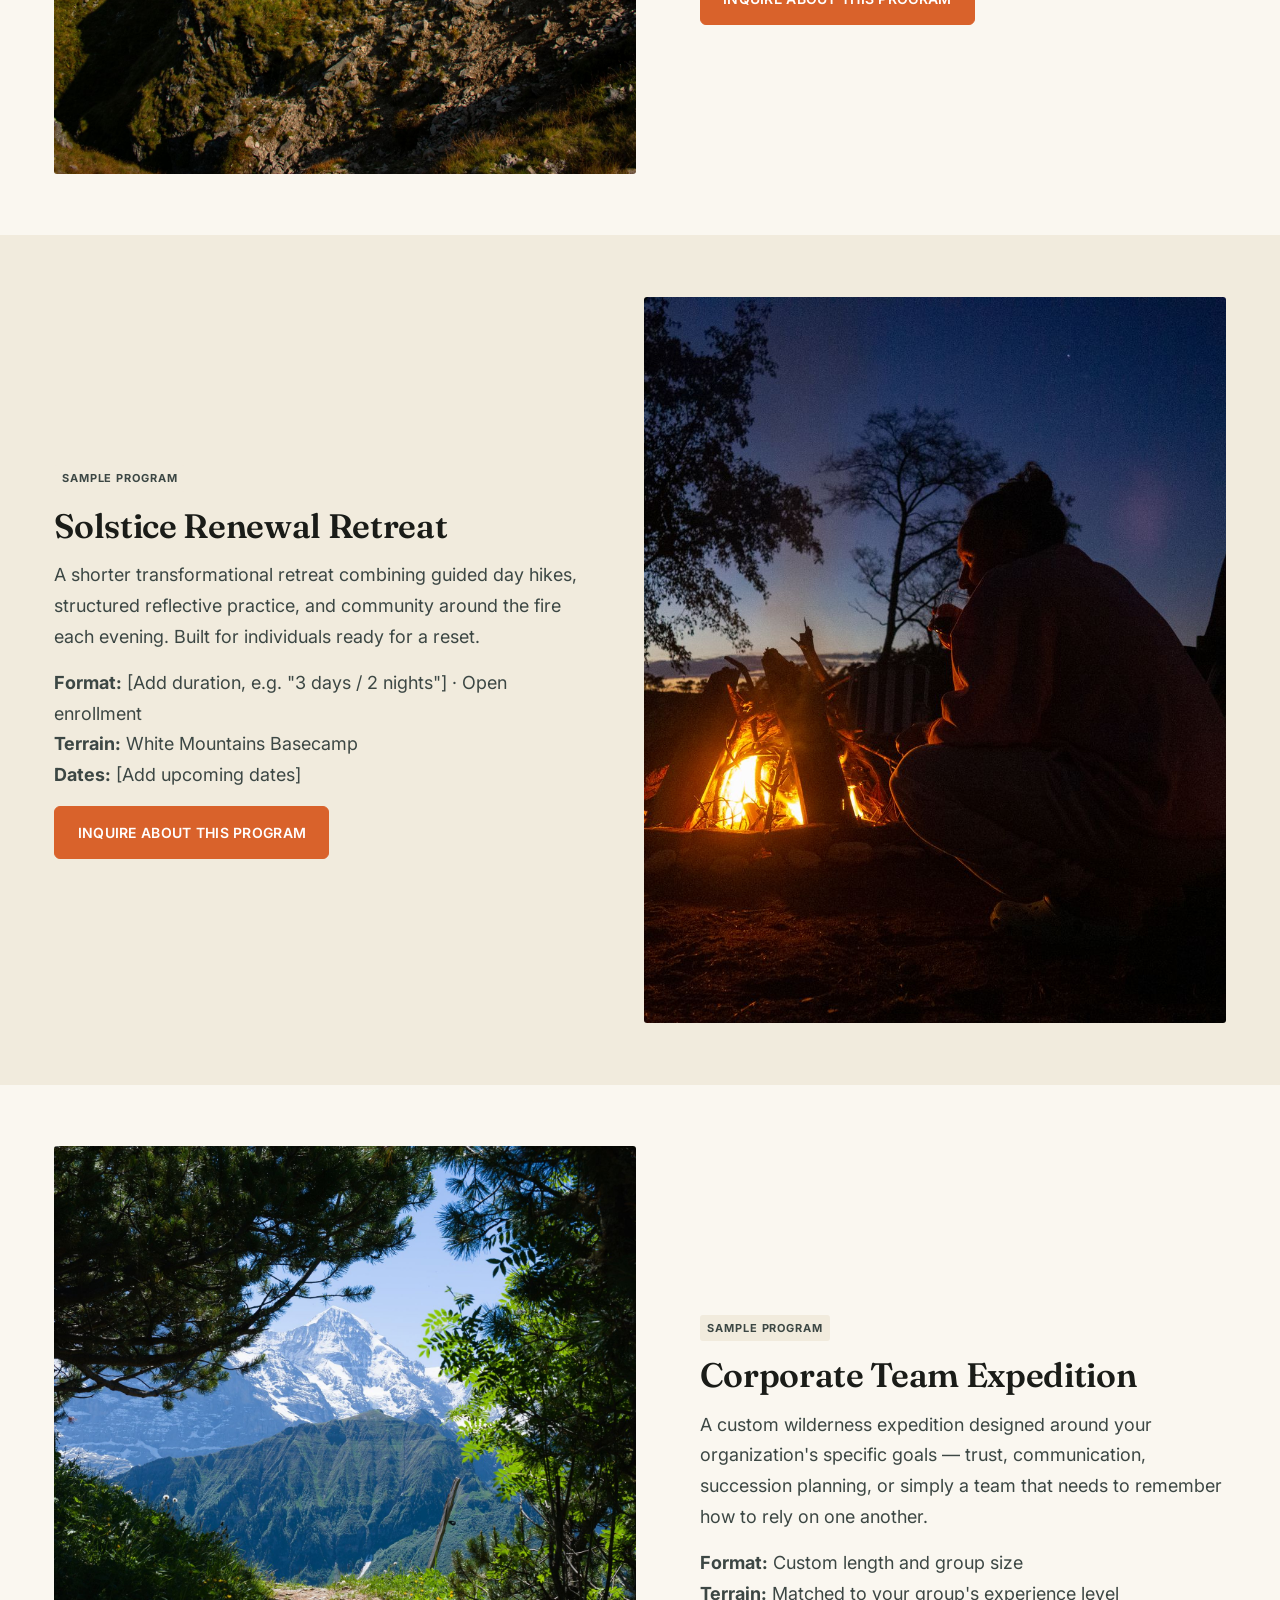
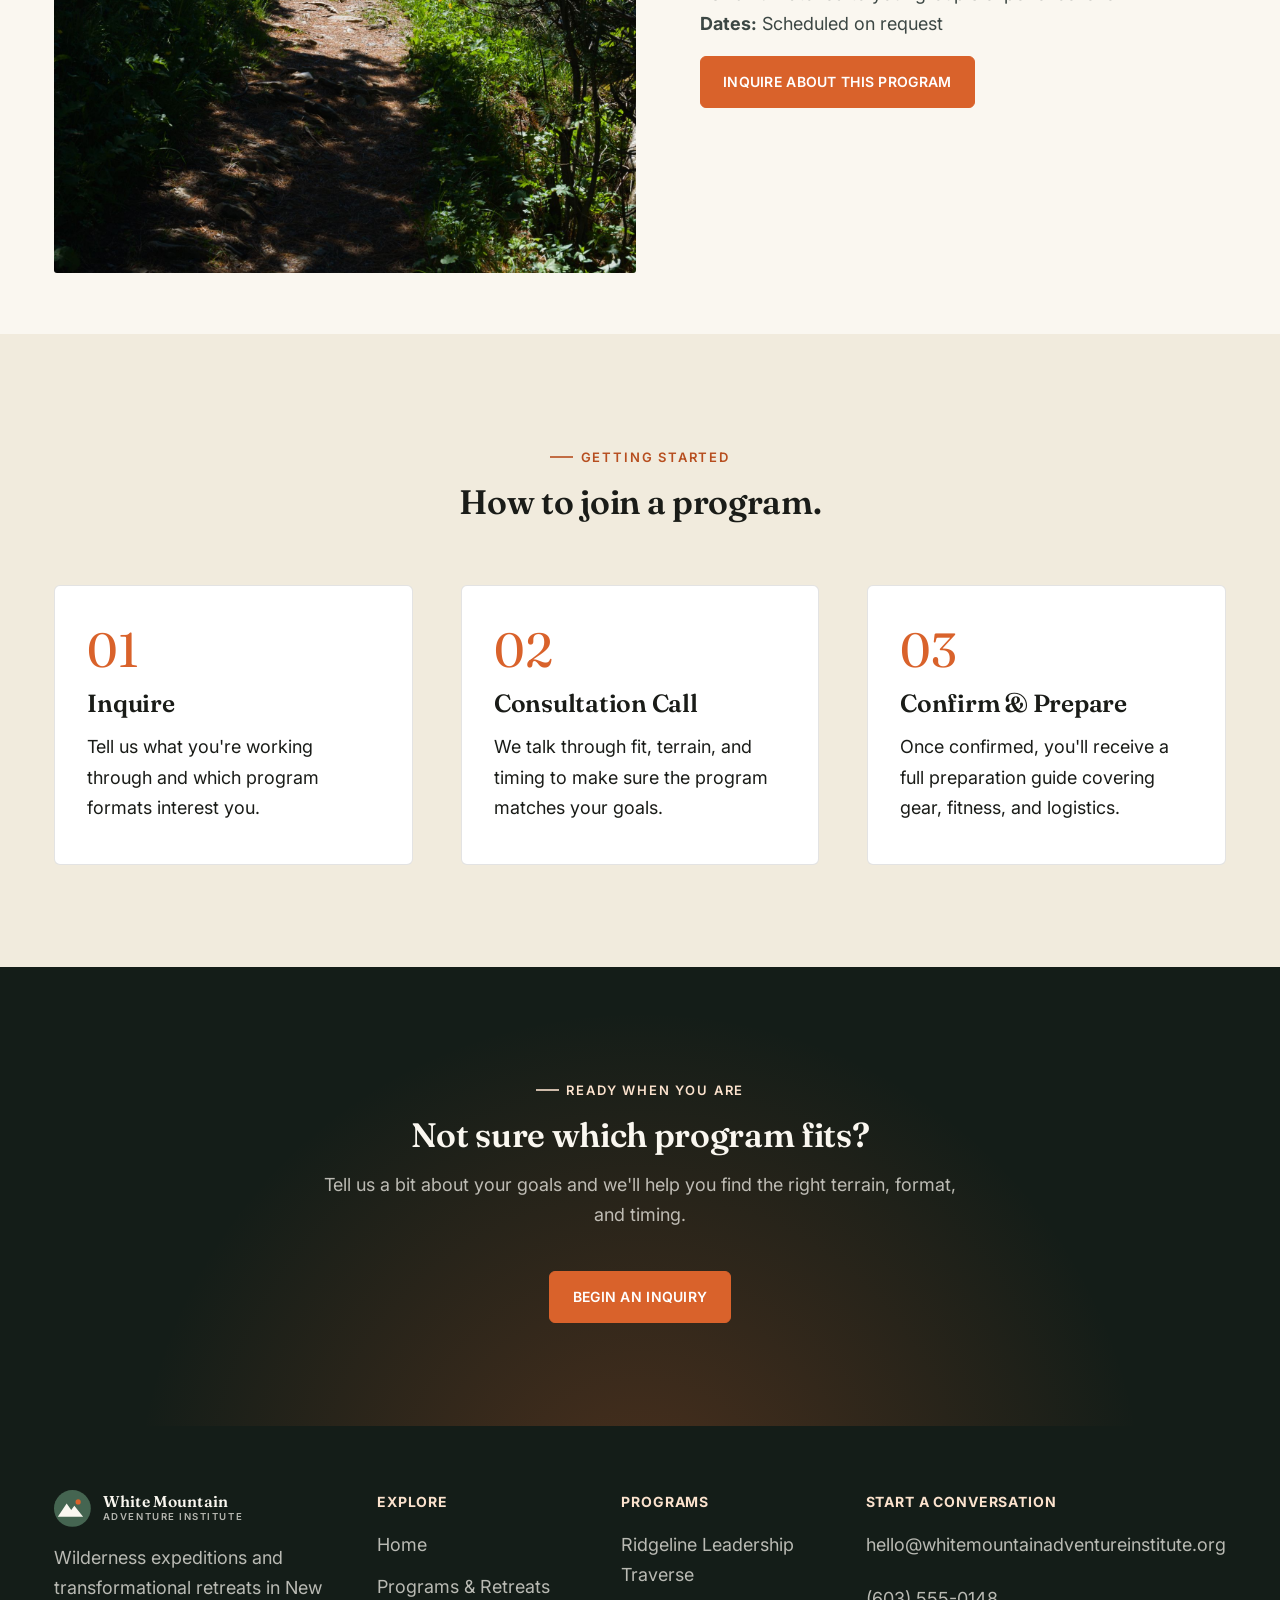
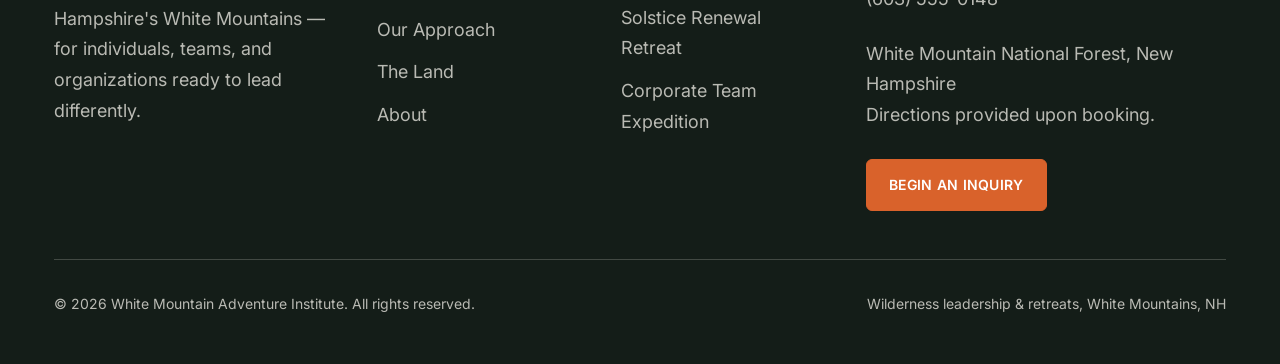
<file: programs.html>
<!DOCTYPE html>
<html lang="en">
<head>
  <meta charset="UTF-8" />
  <meta name="viewport" content="width=device-width, initial-scale=1.0" />
  <title>Programs &amp; Retreats | White Mountain Adventure Institute</title>
  <meta name="description" content="Explore White Mountain Adventure Institute's wilderness leadership expeditions and transformational retreats, from multi-day backcountry traverses to custom corporate expeditions." />
  <link rel="icon" href="assets/images/favicon.svg" type="image/svg+xml" />
  <link rel="preconnect" href="https://fonts.googleapis.com" />
  <link rel="preconnect" href="https://fonts.gstatic.com" crossorigin />
  <link href="https://fonts.googleapis.com/css2?family=Fraunces:ital,opsz,wght@0,9..144,300..700;1,9..144,400..600&family=Inter:wght@400;500;600;700;800&display=swap" rel="stylesheet" />
  <link rel="stylesheet" href="assets/css/brand.css" />
</head>
<body>
  <a class="skip-link" href="#main">Skip to content</a>

  <header class="site-header">
    <div class="container">
      <a class="brand-mark" href="index.html">
        <svg viewBox="0 0 48 48" aria-hidden="true">
          <circle cx="24" cy="24" r="24" fill="var(--alpine-600)" />
          <circle cx="31.5" cy="15.5" r="3.4" fill="var(--sunrise-500)" />
          <path d="M5 35L16.5 17.5l6 8.5 4-5.5L38 35H5z" fill="var(--cream-50)" />
        </svg>
        <span class="brand-wordmark">White Mountain<small>Adventure Institute</small></span>
      </a>

      <nav aria-label="Primary">
        <ul class="nav-primary">
          <li><a href="index.html">Home</a></li>
          <li><a href="programs.html" aria-current="page">Programs &amp; Retreats</a></li>
          <li><a href="approach.html">Our Approach</a></li>
          <li><a href="location.html">The Land</a></li>
          <li><a href="about.html">About</a></li>
          <li><a href="contact.html">Contact</a></li>
        </ul>
      </nav>

      <div class="nav-actions">
        <a class="btn btn-primary nav-cta" href="contact.html">Begin an Inquiry</a>
        <button class="nav-toggle" aria-expanded="false" aria-controls="mobile-menu" aria-label="Open menu">
          <span></span><span></span><span></span>
        </button>
      </div>
    </div>
  </header>

  <div class="mobile-sheet" id="mobile-menu">
    <ul>
      <li><a href="index.html">Home</a></li>
      <li><a href="programs.html" aria-current="page">Programs &amp; Retreats</a></li>
      <li><a href="approach.html">Our Approach</a></li>
      <li><a href="location.html">The Land</a></li>
      <li><a href="about.html">About</a></li>
      <li><a href="contact.html">Contact</a></li>
    </ul>
    <a class="btn btn-primary" href="contact.html">Begin an Inquiry</a>
  </div>

  <main id="main">
    <section class="hero page-hero">
      <img class="hero-media" src="assets/images/photos/hero-dusk-ridge.jpg" alt="Misty forested ridge at dusk" />
      <div class="hero-scrim" aria-hidden="true"></div>
      <div class="container">
        <div class="hero-content">
          <p class="eyebrow">Programs &amp; Retreats</p>
          <h1>Choose the terrain that matches the work you need to do.</h1>
          <p class="hero-lede">From single-day team expeditions to multi-day backcountry traverses, every program pairs real wilderness challenge with structured reflection.</p>
        </div>
      </div>
    </section>

    <section class="section" data-reveal>
      <div class="container">
        <div class="section-head">
          <p class="eyebrow">How Programs Work</p>
          <h2>Three formats. One method.</h2>
          <p class="lede">Each program below is illustrative — a sample of the formats we run. Replace names, dates, and details with your confirmed offerings before launch.</p>
        </div>
      </div>
    </section>

    <section class="section section--tight" id="ridgeline-traverse" data-reveal>
      <div class="container">
        <div class="split">
          <div class="split-media">
            <img class="photo ar-4-5" src="assets/images/photos/trail-ridge-hikers.jpg" alt="Hikers following a trail along an exposed mountain ridge" />
          </div>
          <div class="split-copy">
            <span class="card-tag">Sample Program</span>
            <h2>Ridgeline Leadership Traverse</h2>
            <p>A multi-day backcountry trek across exposed alpine terrain, built for executives and small teams who need to practice decision-making under real conditions — not in a conference room.</p>
            <p><strong>Format:</strong> [Add duration, e.g. "4 days / 3 nights"] &middot; Small group, 6&ndash;12 participants<br />
            <strong>Terrain:</strong> Presidential Range, White Mountain National Forest<br />
            <strong>Dates:</strong> [Add upcoming dates]</p>
            <p><a class="btn btn-primary" href="contact.html">Inquire About This Program</a></p>
          </div>
        </div>
      </div>
    </section>

    <section class="section section--tight section--alt" id="solstice-retreat" data-reveal>
      <div class="container">
        <div class="split split--reverse">
          <div class="split-media">
            <img class="photo ar-4-5" src="assets/images/photos/campfire-silhouette.jpg" alt="A hiker silhouetted beside a campfire at dusk" />
          </div>
          <div class="split-copy">
            <span class="card-tag">Sample Program</span>
            <h2>Solstice Renewal Retreat</h2>
            <p>A shorter transformational retreat combining guided day hikes, structured reflective practice, and community around the fire each evening. Built for individuals ready for a reset.</p>
            <p><strong>Format:</strong> [Add duration, e.g. "3 days / 2 nights"] &middot; Open enrollment<br />
            <strong>Terrain:</strong> White Mountains Basecamp<br />
            <strong>Dates:</strong> [Add upcoming dates]</p>
            <p><a class="btn btn-primary" href="contact.html">Inquire About This Program</a></p>
          </div>
        </div>
      </div>
    </section>

    <section class="section section--tight" id="corporate-expedition" data-reveal>
      <div class="container">
        <div class="split">
          <div class="split-media">
            <img class="photo ar-4-5" src="assets/images/photos/forest-alpine-path.jpg" alt="Trail through the forest opening to a mountain view" />
          </div>
          <div class="split-copy">
            <span class="card-tag">Sample Program</span>
            <h2>Corporate Team Expedition</h2>
            <p>A custom wilderness expedition designed around your organization's specific goals — trust, communication, succession planning, or simply a team that needs to remember how to rely on one another.</p>
            <p><strong>Format:</strong> Custom length and group size<br />
            <strong>Terrain:</strong> Matched to your group's experience level<br />
            <strong>Dates:</strong> Scheduled on request</p>
            <p><a class="btn btn-primary" href="contact.html">Inquire About This Program</a></p>
          </div>
        </div>
      </div>
    </section>

    <section class="section section--alt" data-reveal>
      <div class="container">
        <div class="section-head section-head--center">
          <p class="eyebrow">Getting Started</p>
          <h2>How to join a program.</h2>
        </div>
        <div class="grid grid-3">
          <div class="pillar-card">
            <p class="pillar-number">01</p>
            <h3>Inquire</h3>
            <p>Tell us what you're working through and which program formats interest you.</p>
          </div>
          <div class="pillar-card">
            <p class="pillar-number">02</p>
            <h3>Consultation Call</h3>
            <p>We talk through fit, terrain, and timing to make sure the program matches your goals.</p>
          </div>
          <div class="pillar-card">
            <p class="pillar-number">03</p>
            <h3>Confirm &amp; Prepare</h3>
            <p>Once confirmed, you'll receive a full preparation guide covering gear, fitness, and logistics.</p>
          </div>
        </div>
      </div>
    </section>

    <section class="cta-band section">
      <div class="container text-center">
        <p class="eyebrow">Ready When You Are</p>
        <h2>Not sure which program fits?</h2>
        <p>Tell us a bit about your goals and we'll help you find the right terrain, format, and timing.</p>
        <div class="hero-actions">
          <a class="btn btn-primary" href="contact.html">Begin an Inquiry</a>
        </div>
      </div>
    </section>
  </main>

  <footer class="site-footer">
    <div class="container">
      <div class="footer-grid">
        <div class="footer-brand">
          <a class="brand-mark" href="index.html">
            <svg viewBox="0 0 48 48" aria-hidden="true">
              <circle cx="24" cy="24" r="24" fill="var(--alpine-500)" />
              <circle cx="31.5" cy="15.5" r="3.4" fill="var(--sunrise-500)" />
              <path d="M5 35L16.5 17.5l6 8.5 4-5.5L38 35H5z" fill="var(--cream-50)" />
            </svg>
            <span class="brand-wordmark">White Mountain<small>Adventure Institute</small></span>
          </a>
          <p>Wilderness expeditions and transformational retreats in New Hampshire's White Mountains — for individuals, teams, and organizations ready to lead differently.</p>
        </div>

        <div>
          <p class="footer-heading">Explore</p>
          <ul class="footer-links">
            <li><a href="index.html">Home</a></li>
            <li><a href="programs.html">Programs &amp; Retreats</a></li>
            <li><a href="approach.html">Our Approach</a></li>
            <li><a href="location.html">The Land</a></li>
            <li><a href="about.html">About</a></li>
          </ul>
        </div>

        <div>
          <p class="footer-heading">Programs</p>
          <ul class="footer-links">
            <li><a href="programs.html#ridgeline-traverse">Ridgeline Leadership Traverse</a></li>
            <li><a href="programs.html#solstice-retreat">Solstice Renewal Retreat</a></li>
            <li><a href="programs.html#corporate-expedition">Corporate Team Expedition</a></li>
          </ul>
        </div>

        <div>
          <p class="footer-heading">Start a Conversation</p>
          <ul class="footer-links footer-contact">
            <li><a href="mailto:hello@whitemountainadventureinstitute.org">hello@whitemountainadventureinstitute.org</a></li>
            <li><a href="tel:+16035550148">(603) 555-0148</a></li>
            <li>White Mountain National Forest, New Hampshire<br />Directions provided upon booking.</li>
          </ul>
          <a class="btn btn-primary" href="contact.html" style="margin-top: var(--space-4);">Begin an Inquiry</a>
        </div>
      </div>

      <div class="footer-bottom">
        <p>&copy; <span data-current-year>2026</span> White Mountain Adventure Institute. All rights reserved.</p>
        <p>Wilderness leadership &amp; retreats, White Mountains, NH</p>
      </div>
    </div>
  </footer>

  <script src="assets/js/site.js"></script>
</body>
</html>
</file>
<file: assets/css/brand.css>
/* ==========================================================================
   White Mountain Adventure Institute — Brand System
   Design tokens, base styles, and reusable components shared by every page.
   ========================================================================== */

:root {
  /* ---- Color: Alpine (primary brand green) ---- */
  --alpine-950: #141d18;
  --alpine-800: #223428;
  --alpine-600: #33503e;
  --alpine-500: #456551;
  --alpine-400: #6c8a76;

  /* ---- Color: Slate (cool stone-gray) ---- */
  --slate-700: #3c4744;
  --slate-500: #66716d;
  --slate-300: #a6afab;

  /* ---- Color: Stone (warm neutral) ---- */
  --stone-800: #4b4032;
  --stone-400: #cabfa9;
  --stone-200: #e6dfd0;
  --stone-100: #f1ebdd;

  /* ---- Color: Cream (warm off-white base) ---- */
  --cream-50: #faf7f0;
  --cream-100: #f5efe2;

  /* ---- Color: Ink (text) ---- */
  --ink-900: #1a1c18;
  --ink-700: #34362e;

  /* ---- Color: Sunrise (controlled accent) ---- */
  --sunrise-100: #fbe2cd;
  --sunrise-500: #d9622b;
  --sunrise-600: #b74e1f;

  /* ---- Semantic tokens ---- */
  --color-bg: var(--cream-50);
  --color-bg-alt: var(--stone-100);
  --color-surface: #ffffff;
  --color-text: var(--ink-900);
  --color-text-muted: var(--slate-700);
  --color-text-soft: var(--slate-500);
  --color-text-inverse: var(--cream-50);
  --color-text-inverse-muted: rgba(250, 247, 240, 0.72);
  --color-brand: var(--alpine-600);
  --color-brand-dark: var(--alpine-950);
  --color-accent: var(--sunrise-500);
  --color-accent-dark: var(--sunrise-600);
  --color-border: rgba(26, 28, 24, 0.12);
  --color-border-inverse: rgba(250, 247, 240, 0.2);
  --color-focus: var(--sunrise-500);

  /* ---- Typography ---- */
  --font-display: "Fraunces", Georgia, "Iowan Old Style", serif;
  --font-body: "Inter", -apple-system, BlinkMacSystemFont, "Segoe UI", sans-serif;

  --text-display-1: clamp(2.75rem, 2.1rem + 3.1vw, 5.25rem);
  --text-display-2: clamp(2.1rem, 1.7rem + 1.9vw, 3.4rem);
  --text-h1: clamp(2.1rem, 1.75rem + 1.6vw, 3rem);
  --text-h2: clamp(1.6rem, 1.4rem + 0.9vw, 2.3rem);
  --text-h3: clamp(1.25rem, 1.15rem + 0.5vw, 1.55rem);
  --text-h4: 1.125rem;
  --text-body-lg: clamp(1.0625rem, 1rem + 0.2vw, 1.125rem);
  --text-body: 1rem;
  --text-small: 0.875rem;
  --text-eyebrow: 0.8125rem;

  --leading-tight: 1.08;
  --leading-snug: 1.28;
  --leading-normal: 1.5;
  --leading-relaxed: 1.7;

  --tracking-eyebrow: 0.14em;
  --tracking-wide: 0.02em;

  /* ---- Spacing scale (4px base) ---- */
  --space-1: 0.25rem;
  --space-2: 0.5rem;
  --space-3: 0.75rem;
  --space-4: 1rem;
  --space-5: 1.5rem;
  --space-6: 2rem;
  --space-7: 2.5rem;
  --space-8: 3rem;
  --space-9: 4rem;
  --space-10: 5rem;
  --space-11: 6.5rem;
  --section-pad: clamp(4rem, 3.2rem + 4vw, 7.5rem);

  /* ---- Layout ---- */
  --container-max: 1264px;
  --container-pad: clamp(1.25rem, 3vw + 0.5rem, 3rem);
  --radius-sm: 3px;
  --radius-md: 6px;
  --radius-full: 999px;

  /* ---- Elevation ---- */
  --shadow-sm: 0 1px 3px rgba(20, 29, 24, 0.08);
  --shadow-md: 0 12px 28px -12px rgba(20, 29, 24, 0.24);
  --shadow-lg: 0 28px 56px -20px rgba(20, 29, 24, 0.32);

  /* ---- Motion ---- */
  --ease-out: cubic-bezier(0.16, 1, 0.3, 1);
  --dur-fast: 150ms;
  --dur-base: 320ms;
  --dur-slow: 640ms;
}

/* ==========================================================================
   Reset & base
   ========================================================================== */

*,
*::before,
*::after {
  box-sizing: border-box;
}

html {
  scroll-behavior: smooth;
  -webkit-text-size-adjust: 100%;
}

body {
  margin: 0;
  background: var(--color-bg);
  color: var(--color-text);
  font-family: var(--font-body);
  font-size: var(--text-body-lg);
  line-height: var(--leading-relaxed);
  -webkit-font-smoothing: antialiased;
  text-rendering: optimizeLegibility;
}

img,
svg {
  display: block;
  max-width: 100%;
}

h1, h2, h3, h4 {
  font-family: var(--font-display);
  color: var(--color-text);
  line-height: var(--leading-tight);
  margin: 0 0 var(--space-4);
  font-weight: 600;
  letter-spacing: -0.01em;
}

h1 { font-size: var(--text-h1); }
h2 { font-size: var(--text-h2); }
h3 { font-size: var(--text-h3); font-weight: 600; }
h4 { font-size: var(--text-h4); font-weight: 600; font-family: var(--font-body); }

p { margin: 0 0 var(--space-4); max-width: 62ch; }
p:last-child { margin-bottom: 0; }

a {
  color: inherit;
  text-decoration-color: rgba(26, 28, 24, 0.35);
  text-underline-offset: 0.18em;
}

ul, ol { padding-left: 1.2em; }

button { font-family: inherit; }

/* ==========================================================================
   Accessibility helpers
   ========================================================================== */

.visually-hidden {
  position: absolute;
  width: 1px;
  height: 1px;
  padding: 0;
  margin: -1px;
  overflow: hidden;
  clip: rect(0, 0, 0, 0);
  white-space: nowrap;
  border: 0;
}

.skip-link {
  position: absolute;
  left: var(--space-4);
  top: -3rem;
  z-index: 200;
  background: var(--color-brand-dark);
  color: var(--color-text-inverse);
  padding: 0.75em 1.25em;
  border-radius: var(--radius-md);
  transition: top var(--dur-fast) var(--ease-out);
}

.skip-link:focus {
  top: var(--space-4);
}

:focus-visible {
  outline: 2px solid var(--color-focus);
  outline-offset: 3px;
  border-radius: 2px;
}

@media (prefers-reduced-motion: reduce) {
  html { scroll-behavior: auto; }
  *, *::before, *::after {
    animation-duration: 0.001ms !important;
    animation-iteration-count: 1 !important;
    transition-duration: 0.001ms !important;
    scroll-behavior: auto !important;
  }
}

/* ==========================================================================
   Layout primitives
   ========================================================================== */

.container {
  width: 100%;
  max-width: var(--container-max);
  margin-inline: auto;
  padding-inline: var(--container-pad);
}

.section {
  padding-block: var(--section-pad);
}

.section--tight { padding-block: calc(var(--section-pad) * 0.6); }
.section--alt { background: var(--color-bg-alt); }
.section--dark {
  background: var(--color-brand-dark);
  color: var(--color-text-inverse);
}
.section--dark h1, .section--dark h2, .section--dark h3 { color: var(--color-text-inverse); }
.section--dark p { color: var(--color-text-inverse-muted); }

.section-head {
  max-width: 44rem;
  margin-bottom: var(--space-9);
}

.section-head--center {
  margin-inline: auto;
  text-align: center;
}

.eyebrow {
  display: inline-flex;
  align-items: center;
  gap: 0.6em;
  font-size: var(--text-eyebrow);
  font-weight: 600;
  letter-spacing: var(--tracking-eyebrow);
  text-transform: uppercase;
  color: var(--color-accent-dark);
  margin-bottom: var(--space-4);
}

.section--dark .eyebrow,
.on-dark .eyebrow,
.cta-band .eyebrow {
  color: var(--sunrise-100);
}

.eyebrow::before {
  content: "";
  width: 1.75em;
  height: 1.5px;
  background: currentColor;
  opacity: 0.8;
}

.lede {
  font-family: var(--font-display);
  font-size: var(--text-h3);
  font-weight: 400;
  line-height: var(--leading-snug);
  color: var(--color-text-muted);
}

.section--dark .lede { color: var(--color-text-inverse-muted); }

/* Grid + split editorial layout */

.grid {
  display: grid;
  gap: var(--space-8);
}

.grid-gallery { grid-template-columns: repeat(2, 1fr); }

@media (min-width: 1000px) {
  .grid-2 { grid-template-columns: 1fr 1fr; }
  .grid-3 { grid-template-columns: repeat(3, 1fr); }
  .grid-gallery { grid-template-columns: repeat(4, 1fr); }
}

.split {
  display: grid;
  gap: var(--space-7);
  align-items: center;
}

@media (min-width: 1000px) {
  .split {
    grid-template-columns: 1.05fr 0.95fr;
    gap: var(--space-9);
  }
  .split--reverse { grid-template-columns: 0.95fr 1.05fr; }
  .split--reverse .split-media { order: 2; }
  .split--reverse .split-copy { order: 1; }
}

.split-media {
  position: relative;
}

.split-copy p {
  color: var(--color-text-muted);
  font-size: var(--text-body-lg);
}

/* ==========================================================================
   Buttons
   ========================================================================== */

.btn {
  display: inline-flex;
  align-items: center;
  gap: 0.6em;
  font-family: var(--font-body);
  font-weight: 600;
  font-size: var(--text-small);
  letter-spacing: var(--tracking-wide);
  text-transform: uppercase;
  padding: 0.95em 1.6em;
  border-radius: var(--radius-md);
  border: 1.5px solid transparent;
  cursor: pointer;
  text-decoration: none;
  transition: transform var(--dur-fast) var(--ease-out),
    background-color var(--dur-fast) var(--ease-out),
    border-color var(--dur-fast) var(--ease-out),
    color var(--dur-fast) var(--ease-out);
}

.btn:hover { transform: translateY(-1px); }
.btn:active { transform: translateY(0); }

.btn-primary {
  background: var(--color-accent);
  border-color: var(--color-accent);
  color: #fff;
}
.btn-primary:hover { background: var(--color-accent-dark); border-color: var(--color-accent-dark); }

.btn-secondary {
  background: transparent;
  border-color: currentColor;
  color: var(--color-text);
}
.btn-secondary:hover { background: rgba(26, 28, 24, 0.06); }

.on-dark .btn-secondary,
.section--dark .btn-secondary,
.hero .btn-secondary,
.cta-band .btn-secondary {
  color: var(--color-text-inverse);
  border-color: var(--color-border-inverse);
}
.on-dark .btn-secondary:hover,
.section--dark .btn-secondary:hover,
.hero .btn-secondary:hover,
.cta-band .btn-secondary:hover {
  background: rgba(250, 247, 240, 0.1);
  border-color: rgba(250, 247, 240, 0.5);
}

.btn-arrow {
  transition: transform var(--dur-fast) var(--ease-out);
}
.btn:hover .btn-arrow { transform: translateX(3px); }

/* ==========================================================================
   Header / Navigation
   ========================================================================== */

.site-header {
  position: fixed;
  inset-inline: 0;
  top: 0;
  z-index: 100;
  padding-block: var(--space-5);
  /* Translucent dark backing (independent of whatever hero photo sits behind
     it) guarantees nav-text contrast regardless of that photo's brightness.
     A flat background-color (not a gradient) keeps the scroll transition smooth. */
  background-color: rgba(20, 29, 24, 0.68);
  transition: background-color var(--dur-base) var(--ease-out),
    padding-block var(--dur-base) var(--ease-out),
    box-shadow var(--dur-base) var(--ease-out);
}

.site-header .container {
  display: flex;
  align-items: center;
  justify-content: space-between;
  gap: var(--space-6);
}

.site-header.is-scrolled,
.site-header.is-open {
  background: var(--cream-50);
  box-shadow: var(--shadow-sm);
  padding-block: var(--space-3);
}

body.page-interior .site-header {
  background: var(--cream-50);
  box-shadow: var(--shadow-sm);
  padding-block: var(--space-3);
}

.brand-mark {
  display: flex;
  align-items: center;
  gap: 0.65em;
  text-decoration: none;
  color: var(--color-text-inverse);
  flex-shrink: 0;
}

.site-header.is-scrolled .brand-mark,
.site-header.is-open .brand-mark,
body.page-interior .brand-mark {
  color: var(--color-text);
}

.brand-mark svg { width: 2.3rem; height: 2.3rem; flex-shrink: 0; }

.brand-wordmark {
  font-family: var(--font-display);
  font-weight: 600;
  line-height: 1.05;
  font-size: 0.98rem;
  letter-spacing: 0.01em;
}

.brand-wordmark small {
  display: block;
  font-family: var(--font-body);
  font-weight: 600;
  font-size: 0.6rem;
  letter-spacing: 0.16em;
  text-transform: uppercase;
  opacity: 0.7;
  margin-top: 0.2em;
}

.nav-primary {
  display: none;
}

@media (min-width: 1000px) {
  .nav-primary {
    display: flex;
    align-items: center;
    gap: var(--space-7);
    list-style: none;
    margin: 0;
    padding: 0;
  }
}

.nav-primary a {
  text-decoration: none;
  font-size: var(--text-small);
  font-weight: 600;
  letter-spacing: var(--tracking-wide);
  text-transform: uppercase;
  color: var(--color-text-inverse);
  position: relative;
  padding-block: 0.3em;
}

.site-header.is-scrolled .nav-primary a,
.site-header.is-open .nav-primary a,
body.page-interior .nav-primary a {
  color: var(--color-text);
}

.nav-primary a::after {
  content: "";
  position: absolute;
  left: 0;
  right: 100%;
  bottom: 0;
  height: 2px;
  background: var(--color-accent);
  transition: right var(--dur-base) var(--ease-out);
}

.nav-primary a:hover::after { right: 0; }

.nav-primary a[aria-current="page"] {
  color: var(--color-accent);
}
.site-header.is-scrolled .nav-primary a[aria-current="page"],
body.page-interior .nav-primary a[aria-current="page"] {
  color: var(--color-accent-dark);
}
.nav-primary a[aria-current="page"]::after { right: 0; background: currentColor; }

.nav-actions {
  display: flex;
  align-items: center;
  gap: var(--space-5);
}

.nav-cta { display: none; }
@media (min-width: 1000px) { .nav-cta { display: inline-flex; } }

.nav-toggle {
  display: flex;
  flex-direction: column;
  justify-content: center;
  gap: 5px;
  width: 2.4rem;
  height: 2.4rem;
  background: transparent;
  border: none;
  cursor: pointer;
  padding: 0;
}

@media (min-width: 1000px) { .nav-toggle { display: none; } }

.nav-toggle span {
  display: block;
  height: 2px;
  width: 100%;
  background: var(--color-text-inverse);
  transition: transform var(--dur-fast) var(--ease-out), opacity var(--dur-fast) var(--ease-out);
}

.site-header.is-scrolled .nav-toggle span,
.site-header.is-open .nav-toggle span,
body.page-interior .nav-toggle span {
  background: var(--color-text);
}

.site-header.is-open .nav-toggle span:nth-child(1) { transform: translateY(7px) rotate(45deg); }
.site-header.is-open .nav-toggle span:nth-child(2) { opacity: 0; }
.site-header.is-open .nav-toggle span:nth-child(3) { transform: translateY(-7px) rotate(-45deg); }

.mobile-sheet {
  position: fixed;
  inset: 0;
  top: 0;
  background: var(--cream-50);
  z-index: 90;
  padding: 6.5rem var(--container-pad) var(--space-8);
  transform: translateY(-8px);
  opacity: 0;
  visibility: hidden;
  transition: opacity var(--dur-base) var(--ease-out), transform var(--dur-base) var(--ease-out), visibility var(--dur-base);
  overflow-y: auto;
}

@media (min-width: 1000px) { .mobile-sheet { display: none; } }

.site-header.is-open + .mobile-sheet,
.mobile-sheet.is-open {
  opacity: 1;
  transform: translateY(0);
  visibility: visible;
}

.mobile-sheet ul {
  list-style: none;
  margin: 0 0 var(--space-8);
  padding: 0;
  display: flex;
  flex-direction: column;
}

.mobile-sheet a {
  display: block;
  padding: var(--space-4) 0;
  border-bottom: 1px solid var(--color-border);
  font-family: var(--font-display);
  font-size: var(--text-h3);
  text-decoration: none;
  color: var(--color-text);
}

.mobile-sheet a[aria-current="page"] { color: var(--color-accent-dark); }

/* ==========================================================================
   Hero
   ========================================================================== */

.hero {
  position: relative;
  min-height: 92vh;
  display: flex;
  align-items: flex-end;
  color: var(--color-text-inverse);
  overflow: hidden;
}

.hero-media {
  position: absolute;
  inset: 0;
  z-index: 0;
  border-radius: 0;
  width: 100%;
  height: 100%;
  object-fit: cover;
}

/* Real photography: pairs with an ar-* aspect-ratio class to fill the same
   box a placeholder-photo would, without distortion or layout shift. */
.photo {
  display: block;
  width: 100%;
  height: 100%;
  object-fit: cover;
  border-radius: var(--radius-sm);
}

.hero-scrim {
  position: absolute;
  inset: 0;
  background: linear-gradient(
    185deg,
    rgba(20, 29, 24, 0.35) 0%,
    rgba(20, 29, 24, 0.35) 40%,
    rgba(20, 29, 24, 0.88) 100%
  );
  z-index: 1;
}

.hero-content {
  position: relative;
  z-index: 2;
  padding-block: var(--space-10) var(--space-9);
  max-width: 46rem;
}

.hero .eyebrow { color: var(--sunrise-100); }

.hero h1 {
  color: var(--color-text-inverse);
  font-size: var(--text-display-1);
  margin-bottom: var(--space-5);
}

.hero-lede {
  font-size: var(--text-body-lg);
  color: var(--color-text-inverse-muted);
  max-width: 38rem;
  margin-bottom: var(--space-7);
}

.hero-actions {
  display: flex;
  flex-wrap: wrap;
  gap: var(--space-4);
}

.page-hero {
  min-height: 56vh;
  align-items: flex-end;
}

.page-hero .hero-content { padding-block: var(--space-11) var(--space-8); }

/* ==========================================================================
   Placeholder photography system
   Every real photo slot in this build uses a generated placeholder so the
   layout, crop, and composition are final even before real photography
   arrives. Swap by replacing the element with an <img> using the same
   class for aspect ratio, or see README for guidance.
   ========================================================================== */

.placeholder-photo {
  position: relative;
  overflow: hidden;
  isolation: isolate;
  background: linear-gradient(180deg, var(--stone-200) 0%, var(--stone-400) 52%, var(--alpine-600) 100%);
  border-radius: var(--radius-sm);
}

.placeholder-photo::before {
  content: "";
  position: absolute;
  inset: auto 0 0 0;
  height: 56%;
  background: var(--alpine-800);
  clip-path: polygon(0% 100%, 0% 62%, 14% 42%, 29% 56%, 44% 22%, 59% 49%, 74% 30%, 88% 51%, 100% 36%, 100% 100%);
  opacity: 0.92;
}

.placeholder-photo::after {
  content: "";
  position: absolute;
  width: 20%;
  aspect-ratio: 1;
  border-radius: 50%;
  top: 16%;
  right: 14%;
  background: radial-gradient(circle, var(--sunrise-100) 0%, var(--sunrise-500) 55%, transparent 76%);
  filter: blur(1px);
  opacity: 0.9;
}

.ph--forest {
  background: linear-gradient(180deg, var(--stone-200) 0%, var(--alpine-500) 55%, var(--alpine-800) 100%);
}
.ph--forest::before { background: var(--alpine-950); opacity: 0.85; }

.ph--campfire {
  background: linear-gradient(180deg, var(--alpine-950) 0%, var(--stone-800) 65%, #241a12 100%);
}
.ph--campfire::before { opacity: 0.55; }
.ph--campfire::after {
  width: 26%;
  top: auto;
  bottom: 8%;
  left: 37%;
  right: auto;
  background: radial-gradient(circle, var(--sunrise-100) 0%, var(--sunrise-600) 48%, transparent 72%);
  filter: blur(3px);
}

.ph--trail {
  background: linear-gradient(180deg, var(--stone-100) 0%, var(--stone-400) 50%, var(--slate-700) 100%);
}
.ph--trail::before {
  clip-path: polygon(0 100%, 40% 100%, 46% 70%, 40% 55%, 54% 40%, 48% 20%, 62% 8%, 58% 0, 100% 0, 100% 100%);
  background: var(--slate-700);
  opacity: 0.55;
}
.ph--trail::after { display: none; }

.ph--summit {
  background: linear-gradient(180deg, var(--sunrise-100) 0%, var(--stone-300, var(--stone-400)) 45%, var(--alpine-950) 100%);
}

/* Dark-topped variant reserved for hero use: guarantees nav-text contrast
   over the fixed header regardless of scroll position, on any photo. */
.ph--alpenglow {
  background: linear-gradient(180deg, var(--alpine-950) 0%, var(--slate-700) 36%, var(--sunrise-600) 70%, var(--alpine-800) 100%);
}
.ph--alpenglow::before { background: var(--alpine-950); opacity: 0.88; }
.ph--alpenglow::after {
  top: 26%;
  background: radial-gradient(circle, var(--sunrise-100) 0%, var(--sunrise-500) 50%, transparent 74%);
}

/* Second dark-topped hero-safe variant: cool, no sun glow. */
.ph--duskridge {
  background: linear-gradient(180deg, var(--alpine-950) 0%, var(--alpine-600) 55%, var(--stone-800) 100%);
}
.ph--duskridge::before { background: var(--alpine-950); opacity: 0.7; }
.ph--duskridge::after { display: none; }

.ph--group,
.ph--portrait {
  background: linear-gradient(155deg, var(--stone-300, var(--stone-400)) 0%, var(--slate-700) 100%);
}
.ph--group::before,
.ph--portrait::before {
  content: "";
  position: absolute;
  left: 50%;
  bottom: -12%;
  width: 62%;
  aspect-ratio: 1 / 1.05;
  background: var(--slate-500);
  border-radius: 50% 50% 46% 46%;
  transform: translateX(-50%);
  opacity: 0.75;
  clip-path: none;
}
.ph--group::after,
.ph--portrait::after { display: none; }

.ph-label {
  position: absolute;
  left: var(--space-3);
  bottom: var(--space-3);
  z-index: 2;
  font-family: var(--font-body);
  font-size: 0.6875rem;
  font-weight: 600;
  letter-spacing: 0.06em;
  text-transform: uppercase;
  color: var(--cream-50);
  background: rgba(20, 29, 24, 0.6);
  padding: 0.4em 0.7em;
  border-radius: 2px;
  max-width: calc(100% - var(--space-6));
}

.ar-16-9 { aspect-ratio: 16 / 9; }
.ar-4-5 { aspect-ratio: 4 / 5; }
.ar-3-2 { aspect-ratio: 3 / 2; }
.ar-1-1 { aspect-ratio: 1 / 1; }
.ar-2-3 { aspect-ratio: 2 / 3; }

/* ==========================================================================
   Editorial composition (campfire + trail + statements)
   ========================================================================== */

.editorial-grid {
  display: grid;
  gap: var(--space-5);
}

.editorial-grid .eg-photo-main .placeholder-photo,
.editorial-grid .eg-photo-secondary .placeholder-photo,
.editorial-grid .eg-photo-main .photo,
.editorial-grid .eg-photo-secondary .photo {
  height: 100%;
}

@media (min-width: 1000px) {
  .editorial-grid {
    grid-template-columns: 1.15fr 1fr;
    grid-template-rows: auto auto;
    gap: var(--space-5) var(--space-6);
  }
  .eg-photo-main { grid-column: 1; grid-row: 1 / 3; }
  .eg-photo-secondary { grid-column: 2; grid-row: 1; align-self: end; }
  .eg-copy { grid-column: 2; grid-row: 2; }
}

.statement-list {
  list-style: none;
  margin: 0;
  padding: 0;
  display: flex;
  flex-direction: column;
  gap: var(--space-6);
}

.statement-list li {
  padding-top: var(--space-5);
  border-top: 1px solid var(--color-border);
}

.statement-list h3 {
  display: flex;
  align-items: baseline;
  gap: var(--space-3);
}

.statement-list .statement-index {
  font-family: var(--font-body);
  font-size: var(--text-small);
  font-weight: 700;
  color: var(--color-accent-dark);
}

.statement-list p { color: var(--color-text-muted); }

/* ==========================================================================
   Cards: programs, approach pillars, team, testimonials
   ========================================================================== */

.card-program {
  display: flex;
  flex-direction: column;
  background: var(--color-surface);
  border-radius: var(--radius-md);
  overflow: hidden;
  box-shadow: var(--shadow-sm);
  transition: box-shadow var(--dur-base) var(--ease-out), transform var(--dur-base) var(--ease-out);
}

.card-program:hover {
  box-shadow: var(--shadow-md);
  transform: translateY(-3px);
}

.card-program-body {
  padding: var(--space-6);
  display: flex;
  flex-direction: column;
  flex: 1;
}

.card-tag {
  display: inline-flex;
  align-self: flex-start;
  font-size: 0.6875rem;
  font-weight: 700;
  letter-spacing: 0.08em;
  text-transform: uppercase;
  color: var(--slate-700);
  background: var(--stone-100);
  padding: 0.35em 0.7em;
  border-radius: var(--radius-sm);
  margin-bottom: var(--space-4);
}

.card-meta {
  margin-top: auto;
  padding-top: var(--space-5);
  display: flex;
  align-items: center;
  justify-content: space-between;
  font-size: var(--text-small);
  color: var(--color-text-soft);
  border-top: 1px solid var(--color-border);
  margin-top: var(--space-5);
}

.card-program h3 { margin-bottom: var(--space-2); }
.card-program p { color: var(--color-text-muted); font-size: var(--text-body); }

.pillar-card {
  padding: var(--space-7) var(--space-6);
  background: var(--color-surface);
  border-radius: var(--radius-md);
  border: 1px solid var(--color-border);
}

.pillar-number {
  font-family: var(--font-display);
  font-size: var(--text-h1);
  color: var(--color-accent);
  line-height: 1;
  margin-bottom: var(--space-4);
}

.team-card { text-align: left; }
.team-card h3 { margin-bottom: 0.15em; }
.team-role {
  display: block;
  font-size: var(--text-small);
  font-weight: 600;
  color: var(--color-accent-dark);
  text-transform: uppercase;
  letter-spacing: 0.05em;
  margin-bottom: var(--space-3);
}
.team-card p { color: var(--color-text-muted); }

.testimonial-card {
  background: var(--color-surface);
  border: 1px solid var(--color-border);
  border-radius: var(--radius-md);
  padding: var(--space-7);
  display: flex;
  flex-direction: column;
  gap: var(--space-5);
}

.testimonial-card blockquote {
  margin: 0;
  font-family: var(--font-display);
  font-size: var(--text-h3);
  font-weight: 400;
  line-height: var(--leading-snug);
}

.testimonial-attribution {
  font-size: var(--text-small);
  color: var(--color-text-soft);
  font-style: normal;
}

/* ==========================================================================
   Stats / outcomes
   ========================================================================== */

.stat-row {
  display: grid;
  gap: var(--space-7);
  grid-template-columns: repeat(2, 1fr);
}

@media (min-width: 700px) {
  .stat-row { grid-template-columns: repeat(4, 1fr); }
}

.stat-row dt {
  font-family: var(--font-display);
  font-size: var(--text-display-2);
  color: var(--color-accent);
  line-height: 1;
}

.stat-row dd {
  margin: var(--space-2) 0 0;
  font-size: var(--text-small);
  color: var(--color-text-inverse-muted);
  text-transform: uppercase;
  letter-spacing: 0.04em;
}

/* ==========================================================================
   CTA band
   ========================================================================== */

.cta-band {
  position: relative;
  background: var(--color-brand-dark);
  color: var(--color-text-inverse);
  text-align: center;
  overflow: hidden;
}

.cta-band .container {
  position: relative;
  z-index: 1;
  max-width: 46rem;
}

.cta-band h2 { color: var(--color-text-inverse); }
.cta-band p { color: var(--color-text-inverse-muted); margin-inline: auto; }
.cta-band .hero-actions { justify-content: center; margin-top: var(--space-7); }

.cta-band::before {
  content: "";
  position: absolute;
  inset: 0;
  background: radial-gradient(circle at 50% 120%, rgba(217, 98, 43, 0.28), transparent 60%);
}

/* ==========================================================================
   Footer
   ========================================================================== */

.site-footer {
  background: var(--alpine-950);
  color: var(--color-text-inverse);
  padding-block: var(--space-9) var(--space-6);
}

.footer-grid {
  display: grid;
  gap: var(--space-8);
  grid-template-columns: 1fr;
  padding-bottom: var(--space-8);
  border-bottom: 1px solid var(--color-border-inverse);
}

@media (min-width: 700px) {
  .footer-grid { grid-template-columns: 1.4fr 1fr 1fr 1.2fr; }
}

.footer-brand .brand-mark { color: var(--color-text-inverse); margin-bottom: var(--space-4); }
.footer-brand p { color: var(--color-text-inverse-muted); max-width: 28rem; }

.footer-heading {
  font-size: var(--text-small);
  font-weight: 700;
  text-transform: uppercase;
  letter-spacing: 0.06em;
  margin-bottom: var(--space-4);
  color: var(--sunrise-100);
}

.footer-links {
  list-style: none;
  margin: 0;
  padding: 0;
  display: flex;
  flex-direction: column;
  gap: var(--space-3);
}

.footer-links a {
  text-decoration: none;
  color: var(--color-text-inverse-muted);
}
.footer-links a:hover { color: var(--color-text-inverse); }

.footer-contact li {
  color: var(--color-text-inverse-muted);
  margin-bottom: var(--space-3);
}
.footer-contact a { text-decoration: none; color: inherit; }
.footer-contact a:hover { color: var(--color-text-inverse); }

.footer-bottom {
  padding-top: var(--space-6);
  display: flex;
  flex-wrap: wrap;
  gap: var(--space-3);
  justify-content: space-between;
  font-size: var(--text-small);
  color: var(--color-text-inverse-muted);
}

/* ==========================================================================
   Forms (contact / inquiry)
   ========================================================================== */

.form-grid {
  display: grid;
  gap: var(--space-5);
}

@media (min-width: 700px) {
  .form-row-2 { grid-template-columns: 1fr 1fr; display: grid; gap: var(--space-5); }
}

.field { display: flex; flex-direction: column; gap: var(--space-2); }

.field label {
  font-size: var(--text-small);
  font-weight: 600;
  color: var(--color-text-muted);
}

.field input,
.field select,
.field textarea {
  font: inherit;
  font-size: var(--text-body);
  padding: 0.85em 1em;
  border: 1.5px solid var(--color-border);
  border-radius: var(--radius-sm);
  background: var(--color-surface);
  color: var(--color-text);
}

.field textarea { resize: vertical; min-height: 8rem; }

.field input:focus,
.field select:focus,
.field textarea:focus {
  border-color: var(--color-accent);
}

.form-note {
  font-size: var(--text-small);
  color: var(--color-text-soft);
}

/* ==========================================================================
   Utilities
   ========================================================================== */

.text-center { text-align: center; }
.mt-0 { margin-top: 0; }
.flow > * + * { margin-top: var(--space-5); }

@media (min-width: 1000px) {
  .grid-4 { grid-template-columns: repeat(4, 1fr); }
}

/* Scroll reveal */
[data-reveal] {
  opacity: 0;
  transform: translateY(18px);
  transition: opacity var(--dur-slow) var(--ease-out), transform var(--dur-slow) var(--ease-out);
}
[data-reveal].is-revealed {
  opacity: 1;
  transform: none;
}

/* Testimonial carousel */
.carousel-track { position: relative; }
.carousel-track [data-slide] {
  display: none;
}
.carousel-track [data-slide].is-active {
  display: flex;
}
.carousel-dots {
  display: flex;
  justify-content: center;
  gap: var(--space-3);
  margin-top: var(--space-7);
}
.carousel-dot {
  width: 0.55rem;
  height: 0.55rem;
  border-radius: 50%;
  border: 1.5px solid var(--color-border);
  background: transparent;
  padding: 0;
  cursor: pointer;
}
.carousel-dot[aria-current="true"] {
  background: var(--color-accent);
  border-color: var(--color-accent);
}
</file>
